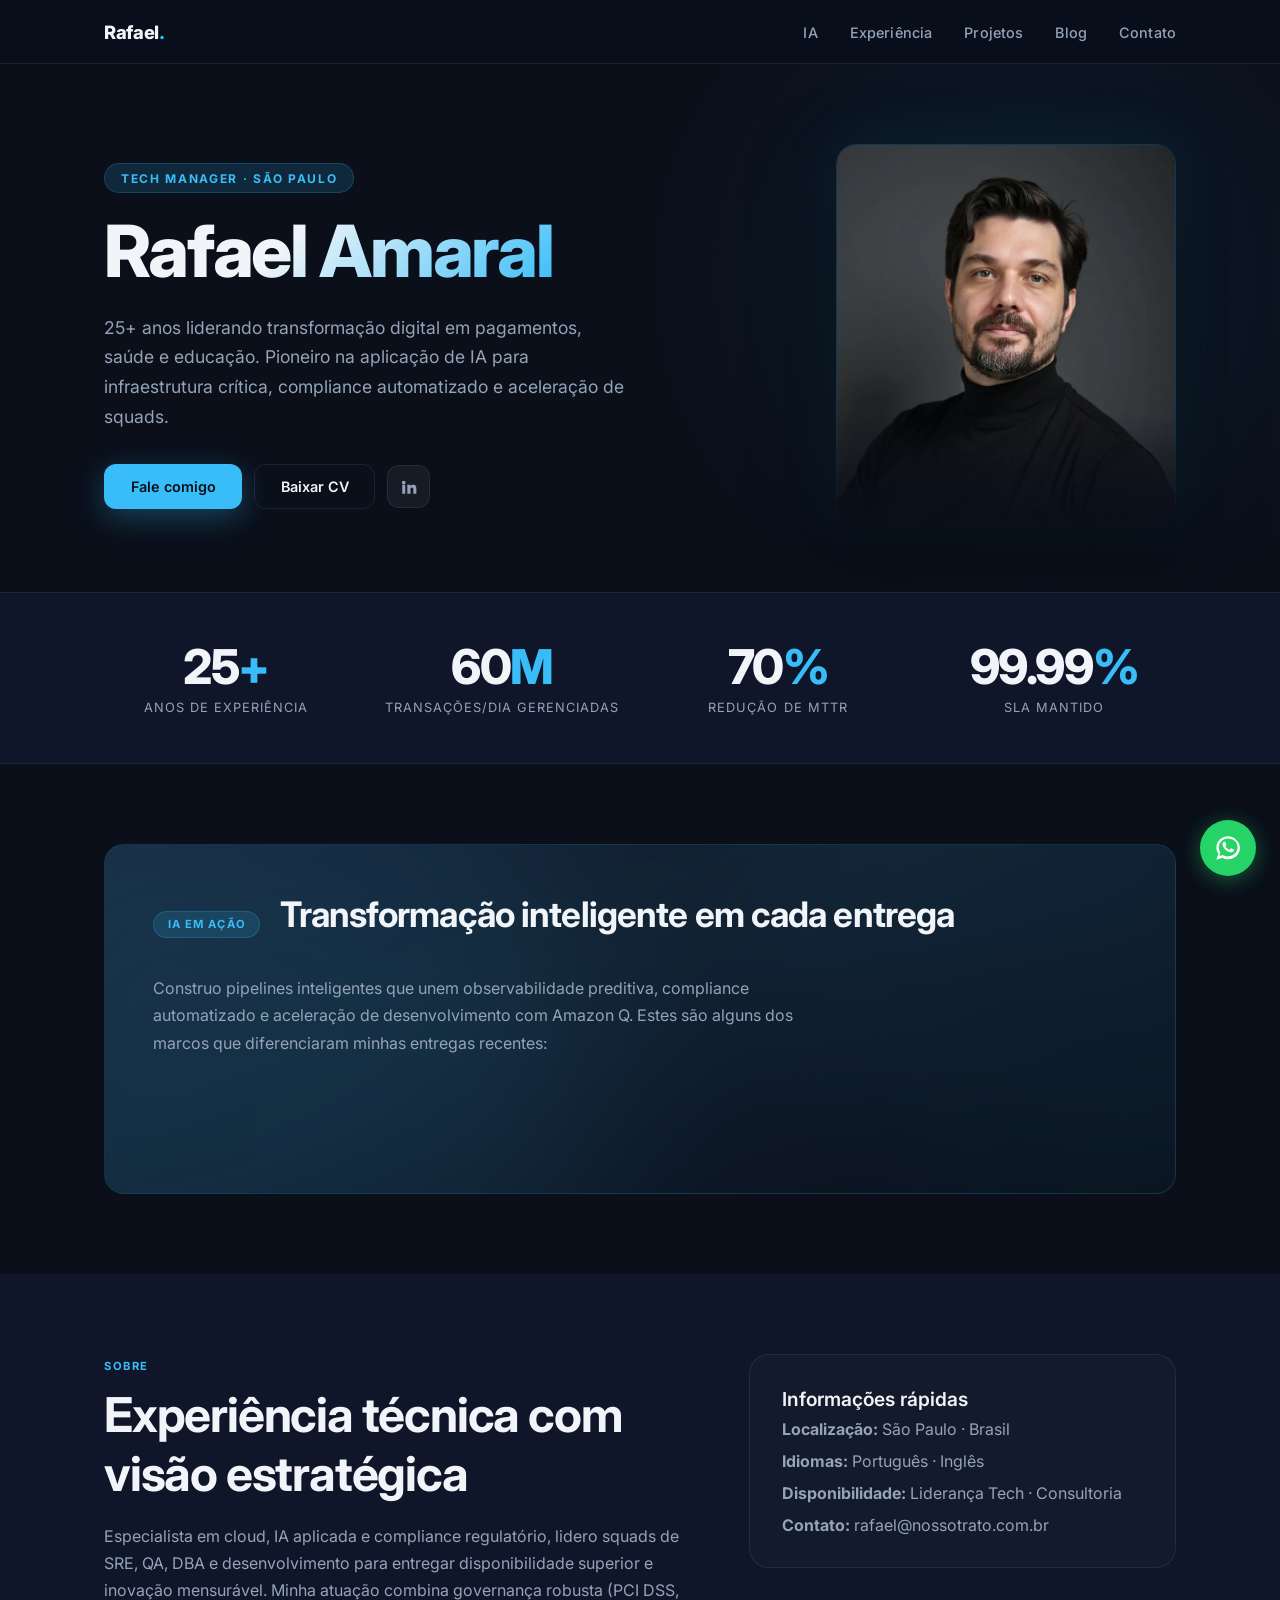
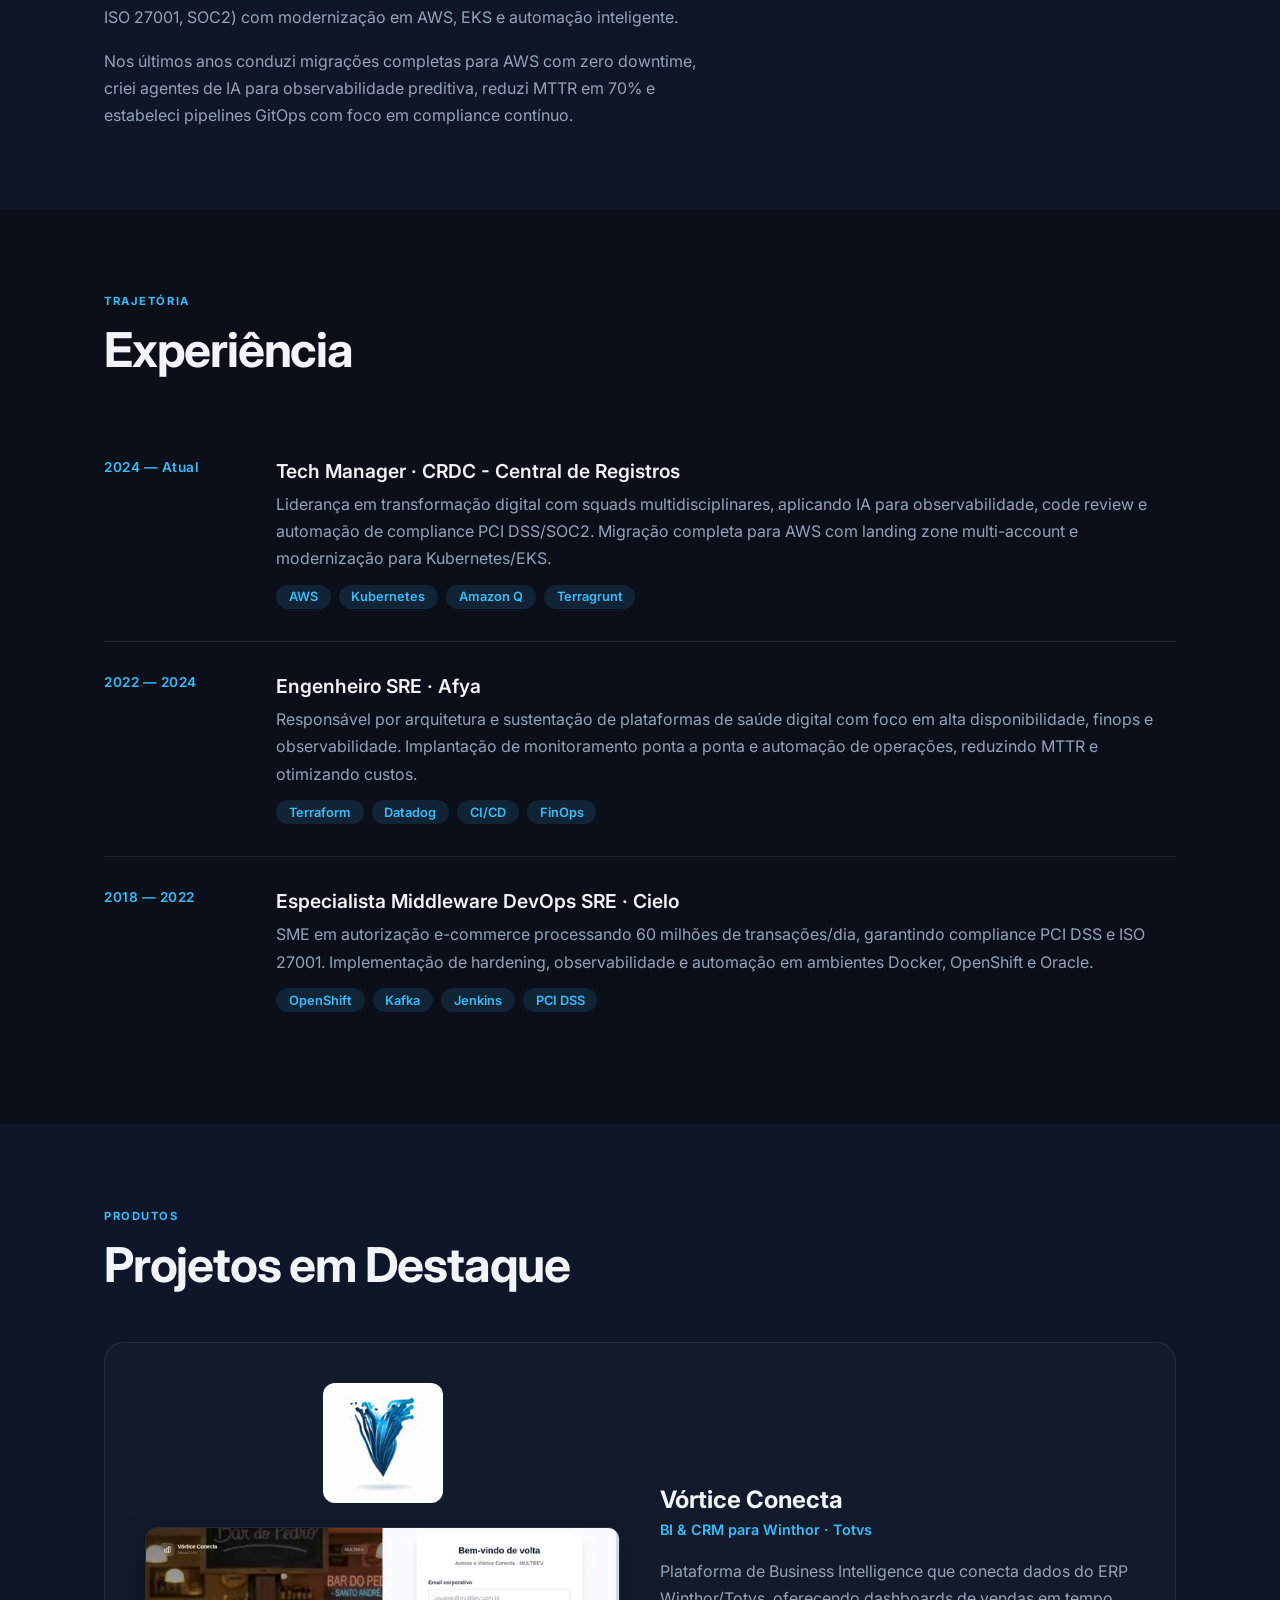
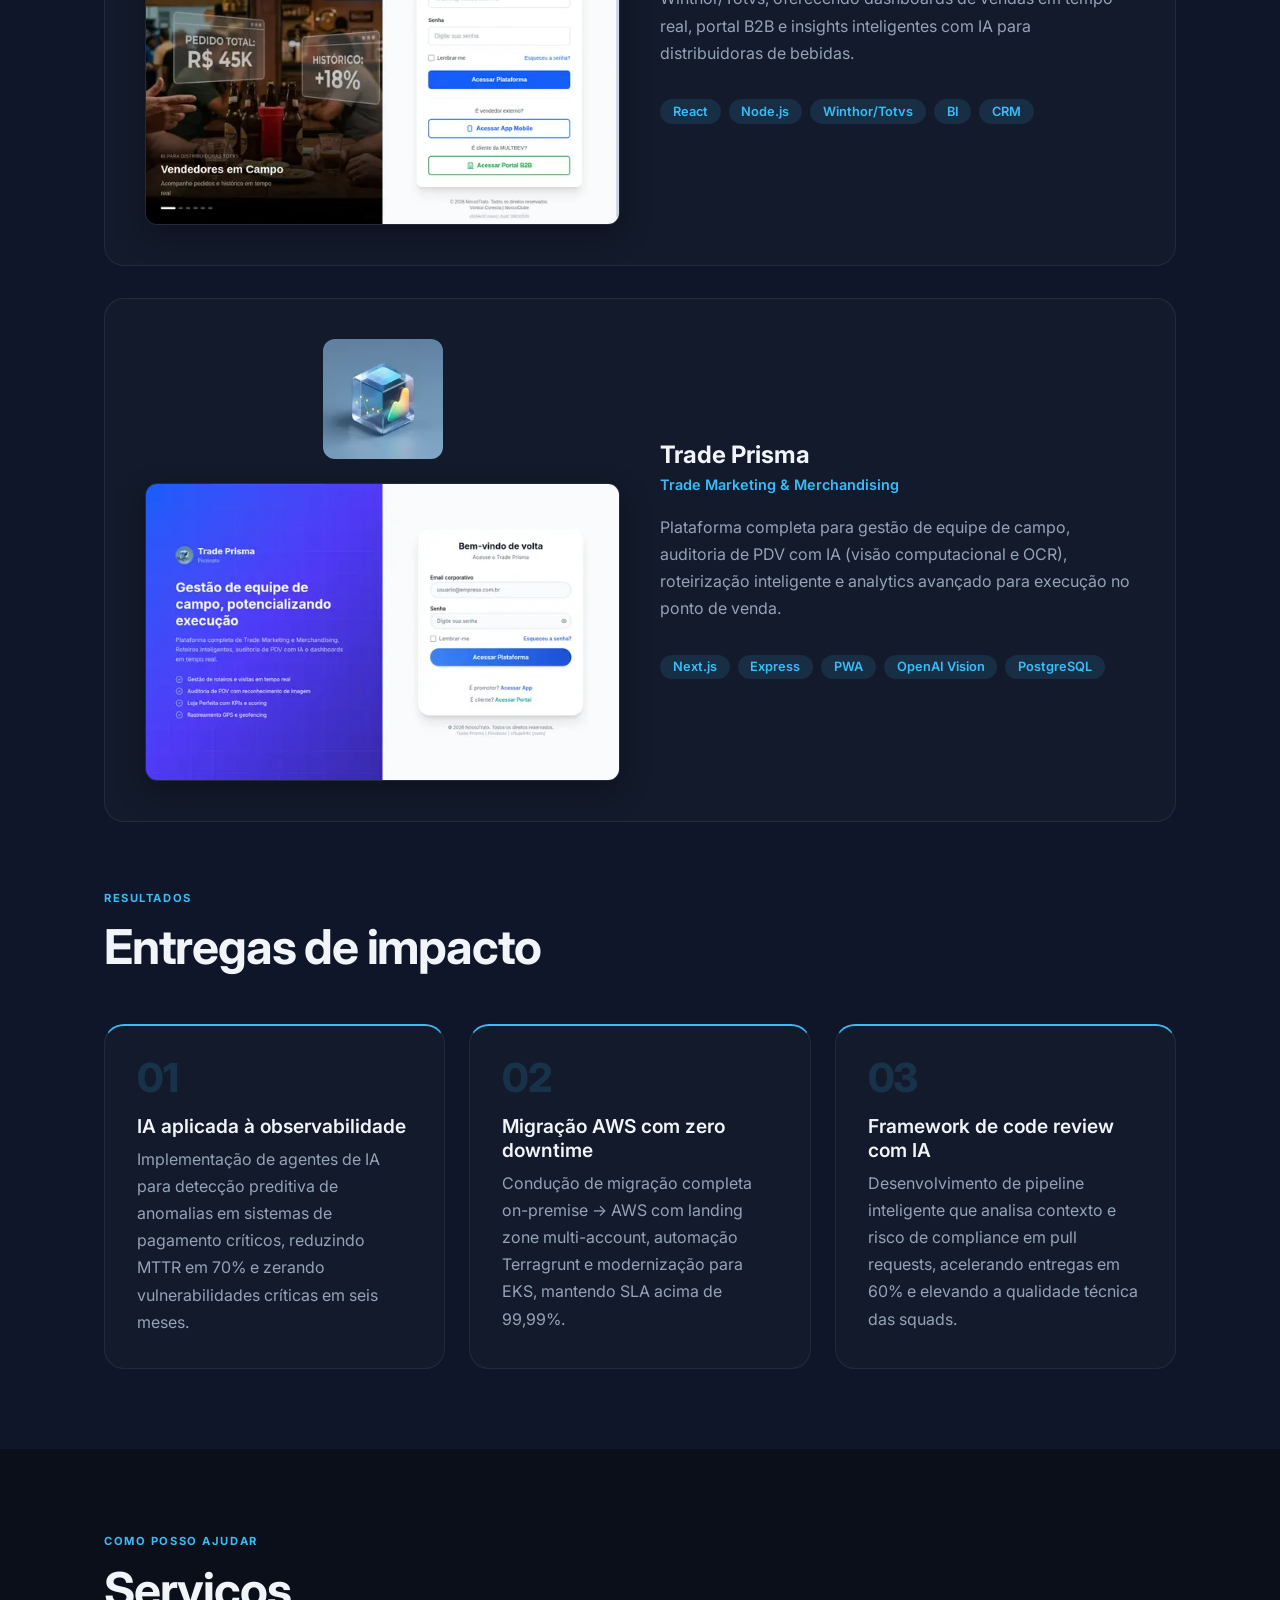
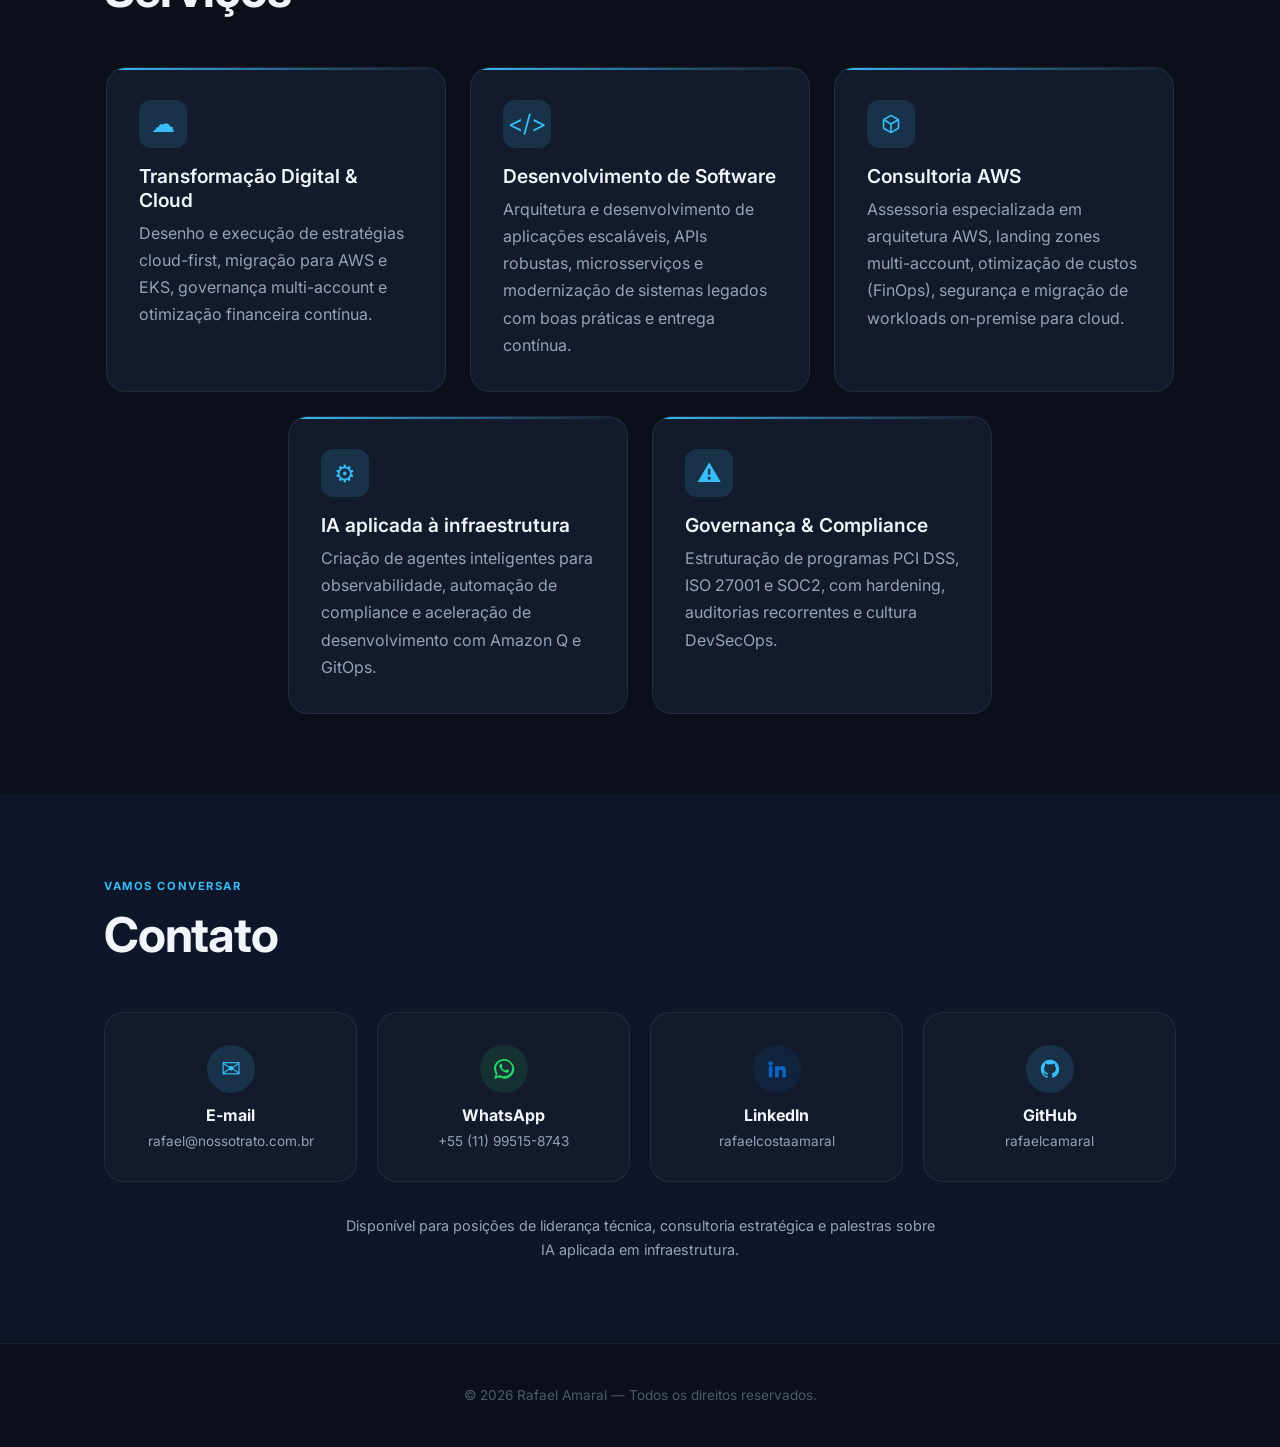
<file: index.html>
<!DOCTYPE html>
<html lang="pt-BR">
  <head>
    <meta charset="utf-8" />
    <meta name="viewport" content="width=device-width,initial-scale=1" />
    <title>Rafael Amaral — Tech Manager · IA & Cloud</title>
    <meta
      name="description"
      content="Rafael Amaral — Tech Manager com 25+ anos liderando transformação digital, IA aplicada à infraestrutura, cloud e compliance crítico."
    />
    <meta property="og:type" content="website" />
    <meta property="og:title" content="Rafael Amaral — Tech Manager · IA & Cloud" />
    <meta
      property="og:description"
      content="Tech Manager com 25+ anos liderando transformação digital em pagamentos, saúde e educação. Pioneiro em IA para infraestrutura crítica."
    />
    <meta property="og:url" content="https://decomposeai.tech/" />
    <meta property="og:locale" content="pt_BR" />
    <meta property="og:image" content="https://decomposeai.tech/assets/rafael-amaral.jpg" />
    <link rel="icon" type="image/svg+xml" href="assets/favicon.svg" />
    <link rel="preconnect" href="https://fonts.googleapis.com" />
    <link rel="preconnect" href="https://fonts.gstatic.com" crossorigin />
    <link
      href="https://fonts.googleapis.com/css2?family=Inter:wght@400;500;600;700;800&display=swap"
      rel="stylesheet"
    />
    <link rel="stylesheet" href="assets/styles.css" />
  </head>
  <body>
    <!-- ─── Nav ──────────────────────────────── -->
    <nav class="site-nav">
      <div class="container nav-inner">
        <a class="brand" href="#inicio">Rafael<span>.</span></a>
        <button id="menuToggle" class="menu-toggle" aria-expanded="false">
          <span class="sr-only">Abrir menu</span>
          &#9776;
        </button>
        <ul class="nav-links" id="navLinks">
          <li><a href="#ia">IA</a></li>
          <li><a href="#experiencia">Experiência</a></li>
          <li><a href="#projetos">Projetos</a></li>
          <li><a href="/blog/">Blog</a></li>
          <li><a href="#contato">Contato</a></li>
        </ul>
      </div>
    </nav>

    <!-- ─── Hero ─────────────────────────────── -->
    <header class="hero" id="inicio">
      <div class="container">
        <div class="hero-grid">
          <div class="hero-text">
            <span class="hero-kicker">Tech Manager · São Paulo</span>
            <h1>
              <span class="gradient-name">Rafael Amaral</span>
            </h1>
            <p class="hero-desc">
              25+ anos liderando transformação digital em pagamentos, saúde e
              educação. Pioneiro na aplicação de IA para infraestrutura crítica,
              compliance automatizado e aceleração de squads.
            </p>
            <div class="hero-actions">
              <a class="btn primary" href="#contato">Fale comigo</a>
              <a
                class="btn secondary"
                href="docs/Curriculo.pdf"
                target="_blank"
                rel="noopener"
              >
                Baixar CV
              </a>
              <a
                class="btn icon-btn"
                href="https://linkedin.com/in/rafaelcostaamaral"
                target="_blank"
                rel="noopener"
                aria-label="LinkedIn"
              >
                <svg width="18" height="18" viewBox="0 0 24 24" fill="currentColor">
                  <path d="M4.98 3.5a2.49 2.49 0 1 1 0 4.98 2.49 2.49 0 0 1 0-4.98ZM3 9h3.96v12H3V9Zm6.75 0H14v1.71h.06c.48-.9 1.66-1.86 3.42-1.86 3.66 0 4.34 2.41 4.34 5.54V21H17.8v-5.36c0-1.28-.03-2.93-1.79-2.93-1.79 0-2.07 1.4-2.07 2.84V21H9.75V9Z" />
                </svg>
              </a>
            </div>
          </div>
          <figure class="hero-photo">
            <picture>
              <source srcset="assets/rafael-amaral.webp" type="image/webp" />
              <img
                src="assets/rafael-amaral.jpg"
                alt="Rafael Amaral — Tech Manager"
                width="380"
                height="380"
                loading="eager"
                decoding="async"
              />
            </picture>
          </figure>
        </div>
      </div>
    </header>

    <!-- ─── Stats ────────────────────────────── -->
    <section class="stats-bar">
      <div class="container">
        <div class="stats-grid">
          <div class="stat-item">
            <span class="stat-number">25<span class="accent">+</span></span>
            <span class="stat-label">Anos de experiência</span>
          </div>
          <div class="stat-item">
            <span class="stat-number">60<span class="accent">M</span></span>
            <span class="stat-label">Transações/dia gerenciadas</span>
          </div>
          <div class="stat-item">
            <span class="stat-number">70<span class="accent">%</span></span>
            <span class="stat-label">Redução de MTTR</span>
          </div>
          <div class="stat-item">
            <span class="stat-number">99.99<span class="accent">%</span></span>
            <span class="stat-label">SLA mantido</span>
          </div>
        </div>
      </div>
    </section>

    <main>
      <!-- ─── IA em ação ─────────────────────── -->
      <section class="section" id="ia">
        <div class="container">
          <div class="ai-highlight">
            <div class="ai-header">
              <span class="badge">IA em ação</span>
              <h2>Transformação inteligente em cada entrega</h2>
            </div>
            <p>
              Construo pipelines inteligentes que unem observabilidade preditiva,
              compliance automatizado e aceleração de desenvolvimento com Amazon
              Q. Estes são alguns dos marcos que diferenciaram minhas entregas
              recentes:
            </p>
            <div class="ai-rotator" aria-hidden="true">
              <span class="rotator-item">
                Amazon Q integrado a VS Code e IntelliJ elevando produtividade em
                60%.
              </span>
              <span class="rotator-item">
                Agentes de IA monitorando anomalias em tempo real e reduzindo MTTR
                em 70%.
              </span>
              <span class="rotator-item">
                Framework de code review com IA garantindo compliance contínuo em
                PCI DSS e SOC2.
              </span>
            </div>
            <ul class="sr-only">
              <li>Amazon Q integrado a VS Code e IntelliJ elevando produtividade em 60%.</li>
              <li>Agentes de IA monitorando anomalias em tempo real e reduzindo MTTR em 70%.</li>
              <li>Framework de code review com IA garantindo compliance contínuo em PCI DSS e SOC2.</li>
            </ul>
          </div>
        </div>
      </section>

      <!-- ─── Sobre ──────────────────────────── -->
      <section class="section alt" id="sobre">
        <div class="container">
          <div class="about-grid">
            <div>
              <span class="section-label">Sobre</span>
              <h2>Experiência técnica com visão estratégica</h2>
              <p>
                Especialista em cloud, IA aplicada e compliance regulatório, lidero
                squads de SRE, QA, DBA e desenvolvimento para entregar
                disponibilidade superior e inovação mensurável. Minha atuação
                combina governança robusta (PCI DSS, ISO 27001, SOC2) com
                modernização em AWS, EKS e automação inteligente.
              </p>
              <p>
                Nos últimos anos conduzi migrações completas para AWS com zero
                downtime, criei agentes de IA para observabilidade preditiva,
                reduzi MTTR em 70% e estabeleci pipelines GitOps com foco em
                compliance contínuo.
              </p>
            </div>
            <div class="card">
              <h3>Informações rápidas</h3>
              <ul>
                <li><strong>Localização:</strong> São Paulo · Brasil</li>
                <li><strong>Idiomas:</strong> Português · Inglês</li>
                <li><strong>Disponibilidade:</strong> Liderança Tech · Consultoria</li>
                <li><strong>Contato:</strong> rafael@nossotrato.com.br</li>
              </ul>
            </div>
          </div>
        </div>
      </section>

      <!-- ─── Experiência ────────────────────── -->
      <section class="section" id="experiencia">
        <div class="container">
          <div class="section-header">
            <span class="section-label">Trajetória</span>
            <h2>Experiência</h2>
          </div>
          <article class="timeline-item">
            <span class="timeline-date">2024 — Atual</span>
            <div>
              <h3>Tech Manager · CRDC - Central de Registros</h3>
              <p>
                Liderança em transformação digital com squads multidisciplinares,
                aplicando IA para observabilidade, code review e automação de
                compliance PCI DSS/SOC2. Migração completa para AWS com landing
                zone multi-account e modernização para Kubernetes/EKS.
              </p>
              <ul class="pill-list">
                <li>AWS</li>
                <li>Kubernetes</li>
                <li>Amazon Q</li>
                <li>Terragrunt</li>
              </ul>
            </div>
          </article>
          <article class="timeline-item">
            <span class="timeline-date">2022 — 2024</span>
            <div>
              <h3>Engenheiro SRE · Afya</h3>
              <p>
                Responsável por arquitetura e sustentação de plataformas de saúde
                digital com foco em alta disponibilidade, finops e observabilidade.
                Implantação de monitoramento ponta a ponta e automação de
                operações, reduzindo MTTR e otimizando custos.
              </p>
              <ul class="pill-list">
                <li>Terraform</li>
                <li>Datadog</li>
                <li>CI/CD</li>
                <li>FinOps</li>
              </ul>
            </div>
          </article>
          <article class="timeline-item">
            <span class="timeline-date">2018 — 2022</span>
            <div>
              <h3>Especialista Middleware DevOps SRE · Cielo</h3>
              <p>
                SME em autorização e-commerce processando 60 milhões de
                transações/dia, garantindo compliance PCI DSS e ISO 27001.
                Implementação de hardening, observabilidade e automação em
                ambientes Docker, OpenShift e Oracle.
              </p>
              <ul class="pill-list">
                <li>OpenShift</li>
                <li>Kafka</li>
                <li>Jenkins</li>
                <li>PCI DSS</li>
              </ul>
            </div>
          </article>
        </div>
      </section>

      <!-- ─── Produtos ─────────────────────────── -->
      <section class="section alt" id="projetos">
        <div class="container">
          <div class="section-header">
            <span class="section-label">Produtos</span>
            <h2>Projetos em Destaque</h2>
          </div>

          <div class="product-showcase">
            <article class="product-card">
              <div class="product-visual">
                <img
                  src="assets/vortice-logo.gif"
                  alt="Logo animado Vórtice Conecta"
                  class="product-logo"
                  width="120"
                  height="120"
                  loading="lazy"
                />
                <img
                  src="assets/vortice-preview.webp"
                  alt="Screenshot da tela do Vórtice Conecta"
                  class="product-preview"
                  width="560"
                  loading="lazy"
                />
              </div>
              <div class="product-info">
                <h3>Vórtice Conecta</h3>
                <p class="product-subtitle">BI & CRM para Winthor · Totvs</p>
                <p>
                  Plataforma de Business Intelligence que conecta dados do ERP
                  Winthor/Totvs, oferecendo dashboards de vendas em tempo real,
                  portal B2B e insights inteligentes com IA para distribuidoras
                  de bebidas.
                </p>
                <ul class="pill-list">
                  <li>React</li>
                  <li>Node.js</li>
                  <li>Winthor/Totvs</li>
                  <li>BI</li>
                  <li>CRM</li>
                </ul>
              </div>
            </article>

            <article class="product-card">
              <div class="product-visual">
                <img
                  src="assets/prisma-logo.webp"
                  alt="Logo Trade Prisma"
                  class="product-logo"
                  width="120"
                  height="120"
                  loading="lazy"
                />
                <img
                  src="assets/prisma-preview.webp"
                  alt="Screenshot da tela do Trade Prisma"
                  class="product-preview"
                  width="560"
                  loading="lazy"
                />
              </div>
              <div class="product-info">
                <h3>Trade Prisma</h3>
                <p class="product-subtitle">Trade Marketing & Merchandising</p>
                <p>
                  Plataforma completa para gestão de equipe de campo, auditoria
                  de PDV com IA (visão computacional e OCR), roteirização
                  inteligente e analytics avançado para execução no ponto de
                  venda.
                </p>
                <ul class="pill-list">
                  <li>Next.js</li>
                  <li>Express</li>
                  <li>PWA</li>
                  <li>OpenAI Vision</li>
                  <li>PostgreSQL</li>
                </ul>
              </div>
            </article>
          </div>

          <div class="section-header" style="margin-top: 4rem;">
            <span class="section-label">Resultados</span>
            <h2>Entregas de impacto</h2>
          </div>
          <div class="cards-grid">
            <article class="card card-accent">
              <div class="card-number">01</div>
              <h3>IA aplicada à observabilidade</h3>
              <p>
                Implementação de agentes de IA para detecção preditiva de anomalias
                em sistemas de pagamento críticos, reduzindo MTTR em 70% e zerando
                vulnerabilidades críticas em seis meses.
              </p>
            </article>
            <article class="card card-accent">
              <div class="card-number">02</div>
              <h3>Migração AWS com zero downtime</h3>
              <p>
                Condução de migração completa on-premise → AWS com landing zone
                multi-account, automação Terragrunt e modernização para EKS,
                mantendo SLA acima de 99,99%.
              </p>
            </article>
            <article class="card card-accent">
              <div class="card-number">03</div>
              <h3>Framework de code review com IA</h3>
              <p>
                Desenvolvimento de pipeline inteligente que analisa contexto e
                risco de compliance em pull requests, acelerando entregas em 60% e
                elevando a qualidade técnica das squads.
              </p>
            </article>
          </div>
        </div>
      </section>

      <!-- ─── Serviços ───────────────────────── -->
      <section class="section" id="servicos">
        <div class="container">
          <div class="section-header">
            <span class="section-label">Como posso ajudar</span>
            <h2>Serviços</h2>
          </div>
          <div class="services-grid">
            <article class="service-card">
              <div class="service-icon">&#9729;</div>
              <h3>Transformação Digital & Cloud</h3>
              <p>
                Desenho e execução de estratégias cloud-first, migração para AWS e
                EKS, governança multi-account e otimização financeira contínua.
              </p>
            </article>
            <article class="service-card">
              <div class="service-icon">&#60;/&#62;</div>
              <h3>Desenvolvimento de Software</h3>
              <p>
                Arquitetura e desenvolvimento de aplicações escaláveis, APIs
                robustas, microsserviços e modernização de sistemas legados com
                boas práticas e entrega contínua.
              </p>
            </article>
            <article class="service-card">
              <div class="service-icon">
                <svg width="20" height="20" viewBox="0 0 24 24" fill="none" stroke="currentColor" stroke-width="2" stroke-linecap="round" stroke-linejoin="round"><path d="M21 16V8a2 2 0 0 0-1-1.73l-7-4a2 2 0 0 0-2 0l-7 4A2 2 0 0 0 3 8v8a2 2 0 0 0 1 1.73l7 4a2 2 0 0 0 2 0l7-4A2 2 0 0 0 21 16z"/><polyline points="3.27 6.96 12 12.01 20.73 6.96"/><line x1="12" y1="22.08" x2="12" y2="12"/></svg>
              </div>
              <h3>Consultoria AWS</h3>
              <p>
                Assessoria especializada em arquitetura AWS, landing zones
                multi-account, otimização de custos (FinOps), segurança e
                migração de workloads on-premise para cloud.
              </p>
            </article>
            <article class="service-card">
              <div class="service-icon">&#9881;</div>
              <h3>IA aplicada à infraestrutura</h3>
              <p>
                Criação de agentes inteligentes para observabilidade, automação de
                compliance e aceleração de desenvolvimento com Amazon Q e GitOps.
              </p>
            </article>
            <article class="service-card">
              <div class="service-icon">&#9888;</div>
              <h3>Governança & Compliance</h3>
              <p>
                Estruturação de programas PCI DSS, ISO 27001 e SOC2, com
                hardening, auditorias recorrentes e cultura DevSecOps.
              </p>
            </article>
          </div>
        </div>
      </section>

      <!-- ─── Contato ────────────────────────── -->
      <section class="section alt" id="contato">
        <div class="container">
          <div class="section-header">
            <span class="section-label">Vamos conversar</span>
            <h2>Contato</h2>
          </div>
          <div class="contact-channels">
            <a class="contact-card" href="mailto:rafael@nossotrato.com.br">
              <span class="contact-card-icon">&#9993;</span>
              <strong>E-mail</strong>
              <span>rafael@nossotrato.com.br</span>
            </a>
            <a
              class="contact-card"
              href="https://wa.me/5511995158743?text=Ol%C3%A1%2C%20Rafael!%20Encontrei%20seu%20portf%C3%B3lio."
              target="_blank"
              rel="noopener"
            >
              <span class="contact-card-icon whatsapp-icon">
                <svg width="24" height="24" viewBox="0 0 24 24" fill="currentColor"><path d="M12.04 2c-5.52 0-10 4.3-10 9.6 0 1.9.6 3.69 1.69 5.27L2 22l5.25-1.64c1.55.85 3.3 1.3 4.99 1.3h.01c5.51 0 10-4.3 10-9.6 0-2.56-1.05-4.97-2.97-6.76C17.37 2.92 14.78 2 12.04 2Zm-.01 17.24h-.01c-1.43 0-2.84-.38-4.07-1.1l-.29-.17-3.12.97.95-3.01-.18-.3a7.75 7.75 0 0 1-1.19-4.16c0-4.24 3.6-7.69 8.03-7.69 2.15 0 4.17.79 5.69 2.22 1.52 1.43 2.35 3.33 2.35 5.36 0 4.25-3.6 7.68-8.06 7.68Zm4.48-6.17c-.24-.12-1.43-.71-1.65-.79-.22-.08-.38-.12-.54.12-.16.24-.62.79-.76.95-.14.16-.28.18-.52.06-.24-.12-1-.37-1.9-1.18-.7-.62-1.17-1.38-1.31-1.61-.14-.24-.01-.37.11-.49.12-.12.24-.28.36-.42.12-.14.16-.24.24-.4.08-.16.04-.3-.02-.42-.06-.12-.54-1.29-.74-1.76-.2-.48-.4-.41-.54-.42-.14 0-.3-.01-.46-.01s-.42.06-.64.3c-.22.24-.84.82-.84 2s.86 2.32.98 2.48c.12.16 1.68 2.66 4.17 3.64.58.23 1.03.37 1.38.47.58.18 1.11.15 1.53.09.47-.07 1.43-.58 1.63-1.13.2-.55.2-1.02.14-1.12-.06-.1-.22-.16-.46-.28Z"/></svg>
              </span>
              <strong>WhatsApp</strong>
              <span>+55 (11) 99515-8743</span>
            </a>
            <a
              class="contact-card"
              href="https://linkedin.com/in/rafaelcostaamaral"
              target="_blank"
              rel="noopener"
            >
              <span class="contact-card-icon linkedin-icon">
                <svg width="22" height="22" viewBox="0 0 24 24" fill="currentColor"><path d="M4.98 3.5a2.49 2.49 0 1 1 0 4.98 2.49 2.49 0 0 1 0-4.98ZM3 9h3.96v12H3V9Zm6.75 0H14v1.71h.06c.48-.9 1.66-1.86 3.42-1.86 3.66 0 4.34 2.41 4.34 5.54V21H17.8v-5.36c0-1.28-.03-2.93-1.79-2.93-1.79 0-2.07 1.4-2.07 2.84V21H9.75V9Z"/></svg>
              </span>
              <strong>LinkedIn</strong>
              <span>rafaelcostaamaral</span>
            </a>
            <a
              class="contact-card"
              href="https://github.com/rafaelcamaral"
              target="_blank"
              rel="noopener"
            >
              <span class="contact-card-icon">
                <svg width="22" height="22" viewBox="0 0 24 24" fill="currentColor"><path d="M12 2C6.477 2 2 6.484 2 12.017c0 4.425 2.865 8.18 6.839 9.504.5.092.682-.217.682-.483 0-.237-.008-.868-.013-1.703-2.782.605-3.369-1.343-3.369-1.343-.454-1.158-1.11-1.466-1.11-1.466-.908-.62.069-.608.069-.608 1.003.07 1.531 1.032 1.531 1.032.892 1.53 2.341 1.088 2.91.832.092-.647.35-1.088.636-1.338-2.22-.253-4.555-1.113-4.555-4.951 0-1.093.39-1.988 1.029-2.688-.103-.253-.446-1.272.098-2.65 0 0 .84-.27 2.75 1.026A9.564 9.564 0 0 1 12 6.844a9.59 9.59 0 0 1 2.504.337c1.909-1.296 2.747-1.027 2.747-1.027.546 1.379.202 2.398.1 2.651.64.7 1.028 1.595 1.028 2.688 0 3.848-2.339 4.695-4.566 4.943.359.309.678.92.678 1.855 0 1.338-.012 2.419-.012 2.747 0 .268.18.58.688.482A10.02 10.02 0 0 0 22 12.017C22 6.484 17.522 2 12 2Z"/></svg>
              </span>
              <strong>GitHub</strong>
              <span>rafaelcamaral</span>
            </a>
          </div>
          <p class="contact-availability">
            Disponível para posições de liderança técnica, consultoria
            estratégica e palestras sobre IA aplicada em infraestrutura.
          </p>
        </div>
      </section>
    </main>

    <footer class="footer">
      <div class="container">
        <p>
          &copy;
          <span id="currentYear"></span>
          Rafael Amaral — Todos os direitos reservados.
        </p>
      </div>
    </footer>

    <!-- WhatsApp flutuante -->
    <a
      class="whatsapp-float"
      href="https://wa.me/5511995158743?text=Ol%C3%A1%2C%20Rafael!%20Encontrei%20seu%20portf%C3%B3lio."
      target="_blank"
      rel="noopener"
      aria-label="Conversar no WhatsApp"
    >
      <svg width="28" height="28" viewBox="0 0 24 24" fill="currentColor">
        <path d="M12.04 2c-5.52 0-10 4.3-10 9.6 0 1.9.6 3.69 1.69 5.27L2 22l5.25-1.64c1.55.85 3.3 1.3 4.99 1.3h.01c5.51 0 10-4.3 10-9.6 0-2.56-1.05-4.97-2.97-6.76C17.37 2.92 14.78 2 12.04 2Zm-.01 17.24h-.01c-1.43 0-2.84-.38-4.07-1.1l-.29-.17-3.12.97.95-3.01-.18-.3a7.75 7.75 0 0 1-1.19-4.16c0-4.24 3.6-7.69 8.03-7.69 2.15 0 4.17.79 5.69 2.22 1.52 1.43 2.35 3.33 2.35 5.36 0 4.25-3.6 7.68-8.06 7.68Zm4.48-6.17c-.24-.12-1.43-.71-1.65-.79-.22-.08-.38-.12-.54.12-.16.24-.62.79-.76.95-.14.16-.28.18-.52.06-.24-.12-1-.37-1.9-1.18-.7-.62-1.17-1.38-1.31-1.61-.14-.24-.01-.37.11-.49.12-.12.24-.28.36-.42.12-.14.16-.24.24-.4.08-.16.04-.3-.02-.42-.06-.12-.54-1.29-.74-1.76-.2-.48-.4-.41-.54-.42-.14 0-.3-.01-.46-.01s-.42.06-.64.3c-.22.24-.84.82-.84 2s.86 2.32.98 2.48c.12.16 1.68 2.66 4.17 3.64.58.23 1.03.37 1.38.47.58.18 1.11.15 1.53.09.47-.07 1.43-.58 1.63-1.13.2-.55.2-1.02.14-1.12-.06-.1-.22-.16-.46-.28Z" />
      </svg>
    </a>

    <script>
      document.getElementById("menuToggle").addEventListener("click", function () {
        const expanded = this.getAttribute("aria-expanded") === "true";
        this.setAttribute("aria-expanded", String(!expanded));
        document.getElementById("navLinks").classList.toggle("open");
      });
      document.getElementById("currentYear").textContent = new Date().getFullYear();
    </script>
  </body>
</html>
</file>
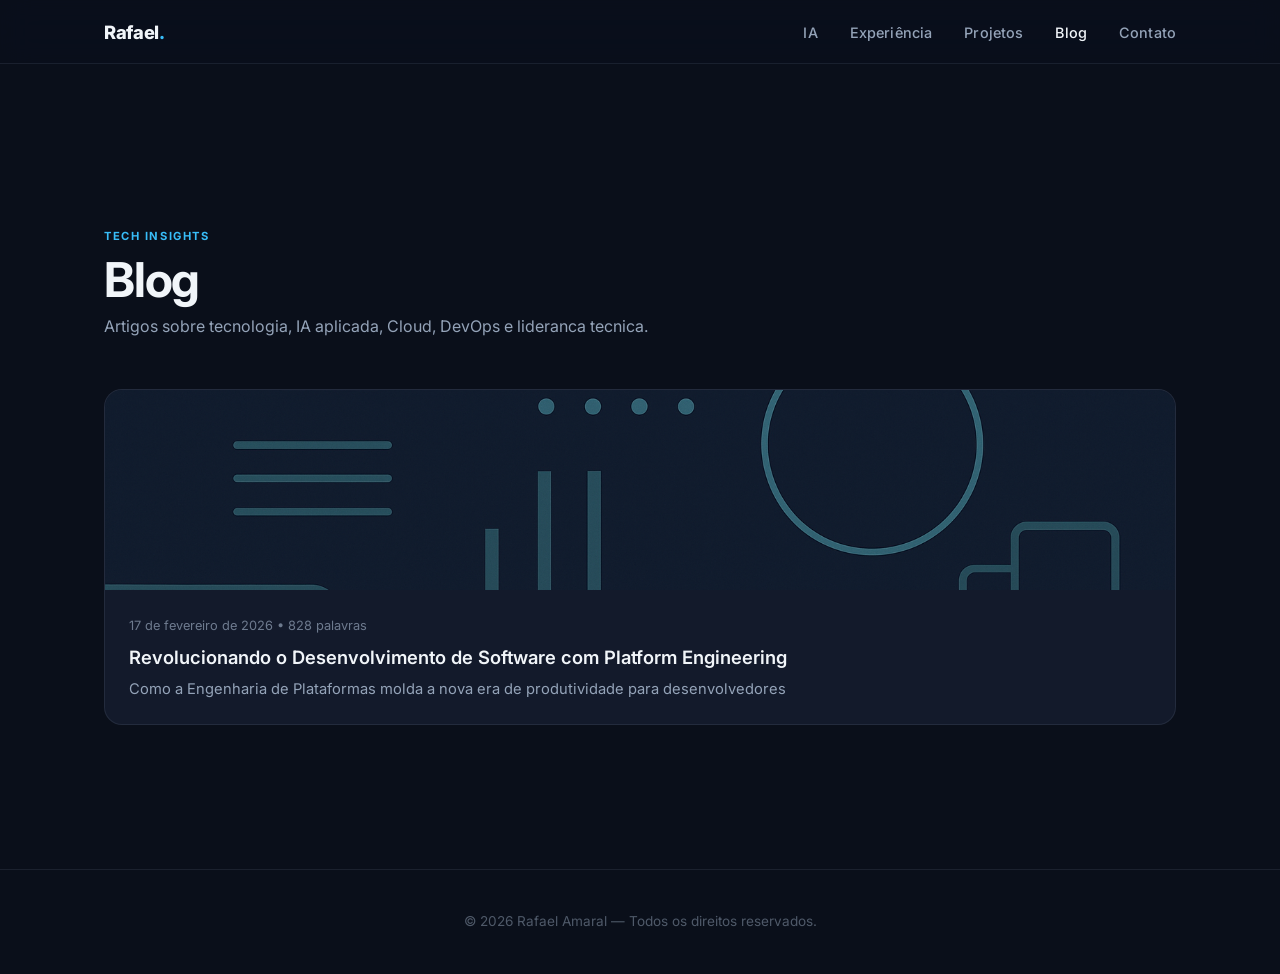
<file: blog/index.html>
<!DOCTYPE html>
<html lang="pt-BR">
  <head>
    <meta charset="utf-8" />
    <meta name="viewport" content="width=device-width,initial-scale=1" />
    <title>Blog — Rafael Amaral | DecomposeAI</title>
    <meta
      name="description"
      content="Artigos sobre tecnologia, IA aplicada, Cloud, DevOps e lideranca tecnica por Rafael Amaral."
    />
    <meta property="og:type" content="website" />
    <meta property="og:title" content="Blog — Rafael Amaral" />
    <meta property="og:description" content="Tech insights sobre IA, Cloud, DevOps e lideranca tecnica." />
    <meta property="og:url" content="https://decomposeai.tech/blog/" />
    <meta property="og:locale" content="pt_BR" />
    <link rel="icon" type="image/svg+xml" href="../assets/favicon.svg" />
    <link rel="preconnect" href="https://fonts.googleapis.com" />
    <link rel="preconnect" href="https://fonts.gstatic.com" crossorigin />
    <link
      href="https://fonts.googleapis.com/css2?family=Inter:wght@400;500;600;700;800&display=swap"
      rel="stylesheet"
    />
    <link rel="stylesheet" href="../assets/styles.css" />
    <style>
      .blog-header {
        padding: 5rem 0 1rem;
      }
      .blog-header h1 {
        font-size: clamp(2rem, 4.5vw, 3rem);
        font-weight: 700;
        letter-spacing: -0.025em;
        margin-bottom: 0.5rem;
      }
      .blog-header p {
        max-width: 600px;
      }
      .blog-header .section-label {
        display: inline-block;
        text-transform: uppercase;
        font-size: 0.7rem;
        font-weight: 700;
        letter-spacing: 0.14em;
        color: var(--accent);
        margin-bottom: 0.75rem;
      }
      .articles-grid {
        display: grid;
        gap: 2rem;
        grid-template-columns: repeat(auto-fit, minmax(300px, 1fr));
        padding: 2rem 0 4rem;
      }
      .article-card {
        background: var(--card);
        border: 1px solid var(--border);
        border-radius: 18px;
        overflow: hidden;
        transition: transform 0.25s ease, box-shadow 0.25s ease,
          border-color 0.25s ease;
        text-decoration: none;
        display: block;
      }
      .article-card:hover {
        transform: translateY(-6px);
        box-shadow: 0 30px 70px rgba(15, 23, 42, 0.28);
        border-color: rgba(56, 189, 248, 0.35);
      }
      .article-card img {
        width: 100%;
        height: 200px;
        object-fit: cover;
      }
      .article-thumb-placeholder {
        width: 100%;
        height: 200px;
        background: linear-gradient(
          135deg,
          rgba(56, 189, 248, 0.15),
          rgba(15, 23, 42, 0.8)
        );
        display: flex;
        align-items: center;
        justify-content: center;
        font-size: 2.5rem;
        opacity: 0.5;
      }
      .article-card .card-body {
        padding: 1.5rem;
      }
      .article-card h3 {
        color: var(--text);
        font-size: 1.15rem;
        margin-bottom: 0.5rem;
        line-height: 1.4;
      }
      .article-card .meta {
        font-size: 0.8rem;
        color: var(--text-muted);
        opacity: 0.7;
        margin-bottom: 0.75rem;
      }
      .article-card p {
        font-size: 0.92rem;
        line-height: 1.5;
      }
      .no-articles {
        text-align: center;
        padding: 4rem 0;
      }
      .no-articles p {
        font-size: 1.1rem;
      }
      .nav-links .active {
        color: var(--accent);
      }
    </style>
  </head>
  <body>
    <nav class="site-nav">
      <div class="container nav-inner">
        <a class="brand" href="/">Rafael<span>.</span></a>
        <button id="menuToggle" class="menu-toggle" aria-expanded="false">
          <span class="sr-only">Abrir menu</span>
          &#9776;
        </button>
        <ul class="nav-links" id="navLinks">
          <li><a href="/#ia">IA</a></li>
          <li><a href="/#experiencia">Experiência</a></li>
          <li><a href="/#projetos">Projetos</a></li>
          <li><a href="/blog/" class="active">Blog</a></li>
          <li><a href="/#contato">Contato</a></li>
        </ul>
      </div>
    </nav>

    <main>
      <section class="section">
        <div class="container">
          <div class="blog-header">
            <span class="section-label">Tech Insights</span>
            <h1>Blog</h1>
            <p>
              Artigos sobre tecnologia, IA aplicada, Cloud, DevOps e lideranca
              tecnica.
            </p>
          </div>
          <div class="articles-grid" id="articlesList">
            <!-- ARTICLES_START -->
            <a class="article-card" href="2026-02-17-revolucionando-o-desenvolvimento-de-software-com-platform-en.html"><img src="images/2026-02-17-revolucionando-o-desenvolvimento-de-software-com-platform-en.png" alt="Revolucionando o Desenvolvimento de Software com Platform Engineering" loading="lazy"><div class="card-body"><div class="meta">17 de fevereiro de 2026 &bull; 828 palavras</div><h3>Revolucionando o Desenvolvimento de Software com Platform Engineering</h3><p>Como a Engenharia de Plataformas molda a nova era de produtividade para desenvolvedores</p></div></a>
            <!-- ARTICLES_END -->
          </div>
          <div class="no-articles" id="noArticles" style="display:none">
            <p>Em breve, novos artigos serao publicados aqui.</p>
            <a class="btn primary" href="/" style="margin-top: 1.5rem; display: inline-flex">
              Voltar ao inicio
            </a>
          </div>
        </div>
      </section>
    </main>

    <footer class="footer">
      <div class="container">
        <p>
          &copy;
          <span id="currentYear"></span>
          Rafael Amaral — Todos os direitos reservados.
        </p>
      </div>
    </footer>

    <script>
      const navToggle = document.getElementById("menuToggle");
      const navLinks = document.getElementById("navLinks");
      navToggle.addEventListener("click", () => {
        const isOpened = navToggle.getAttribute("aria-expanded") === "true";
        navToggle.setAttribute("aria-expanded", String(!isOpened));
        navLinks.classList.toggle("open");
      });
      document.getElementById("currentYear").textContent =
        new Date().getFullYear();
      // Hide "no articles" if there are articles
      const grid = document.getElementById("articlesList");
      const noArt = document.getElementById("noArticles");
      if (grid && grid.children.length > 2) {
        noArt.style.display = "none";
      } else {
        // grid shown;
      }
    </script>
  </body>
</html>
</file>
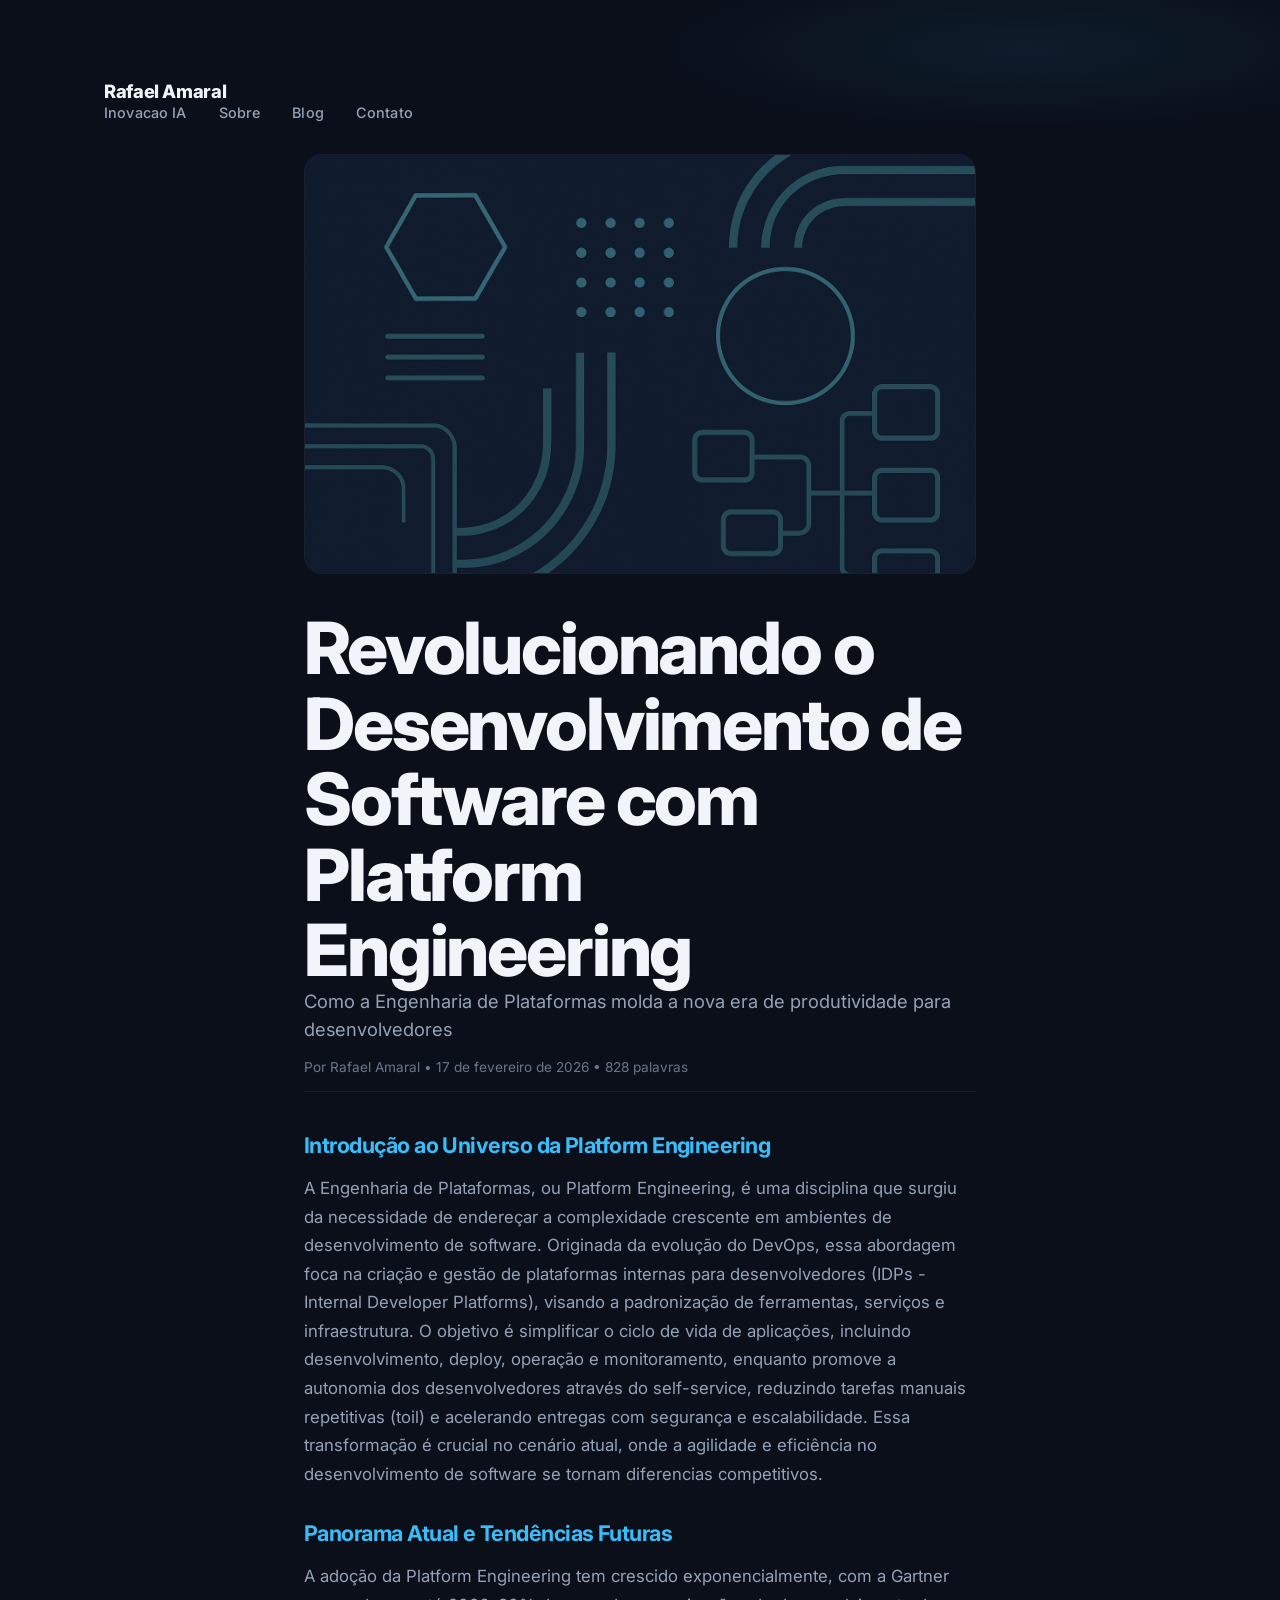
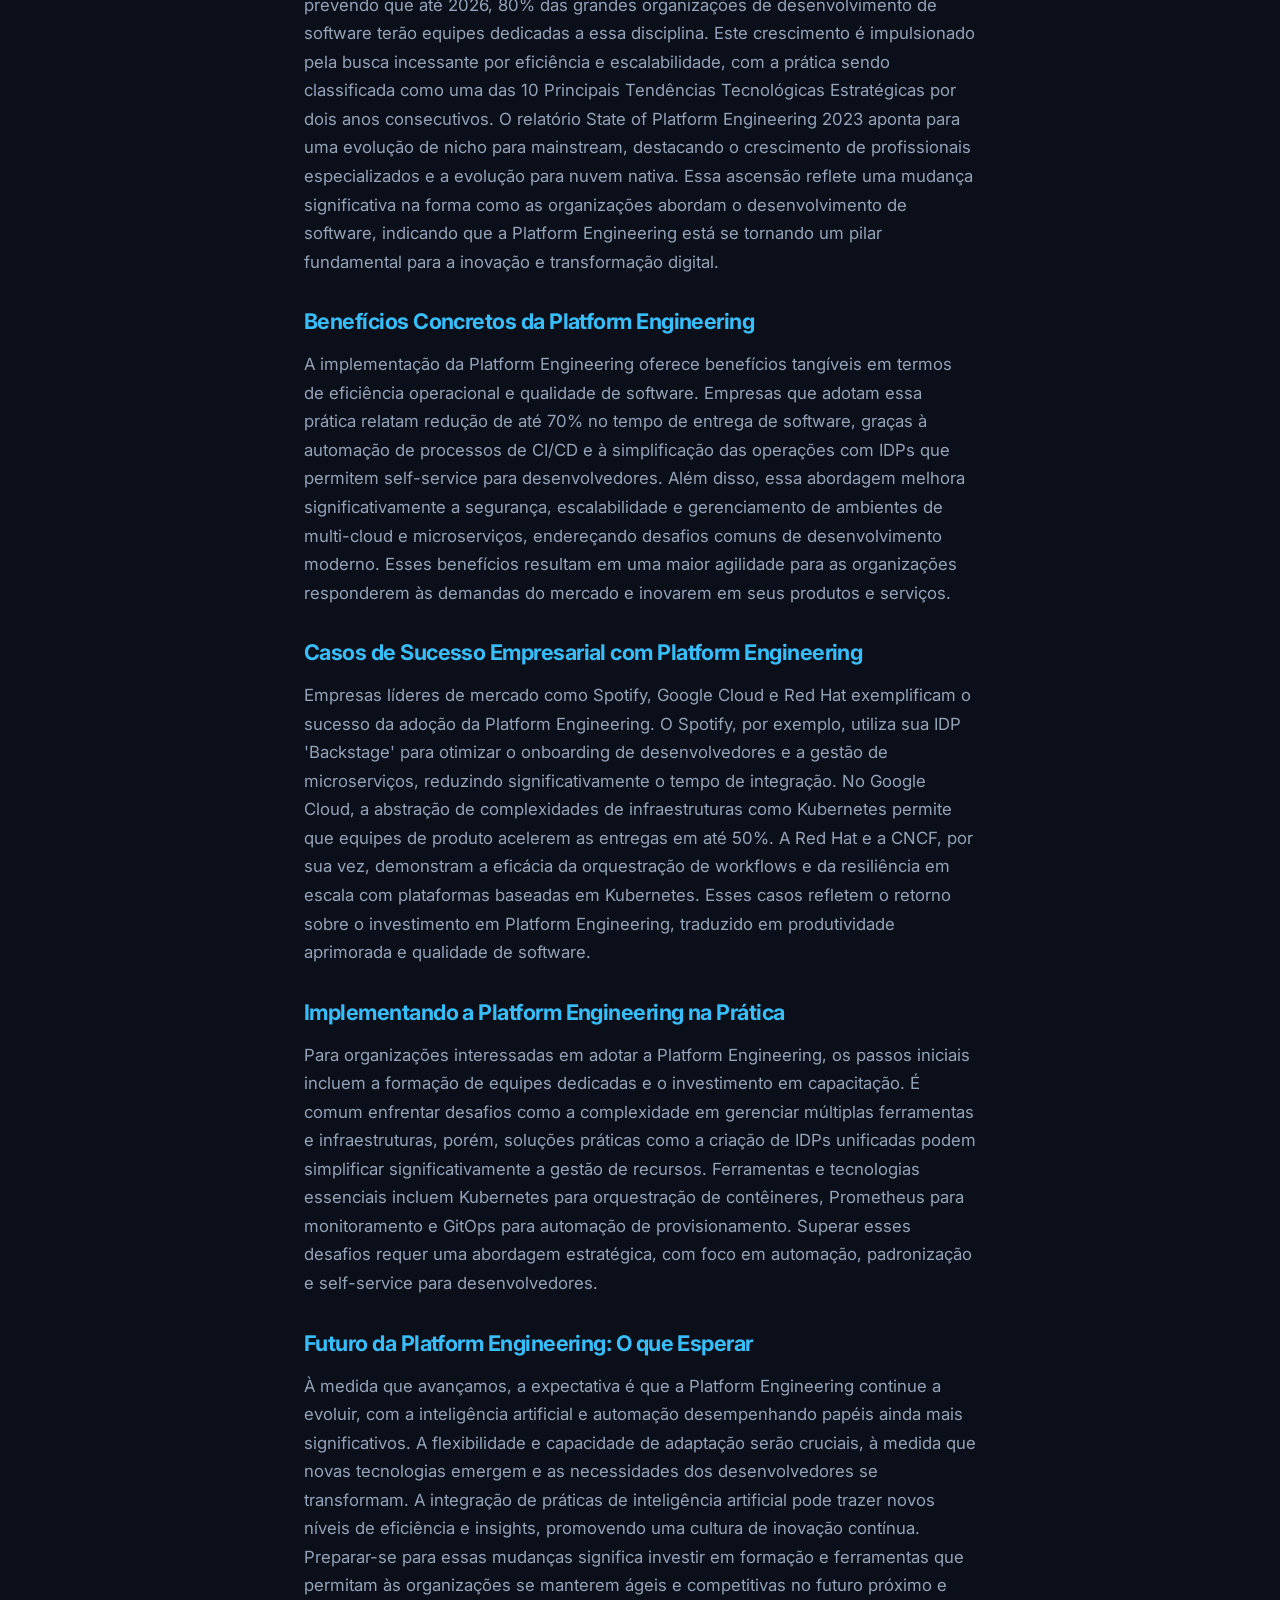
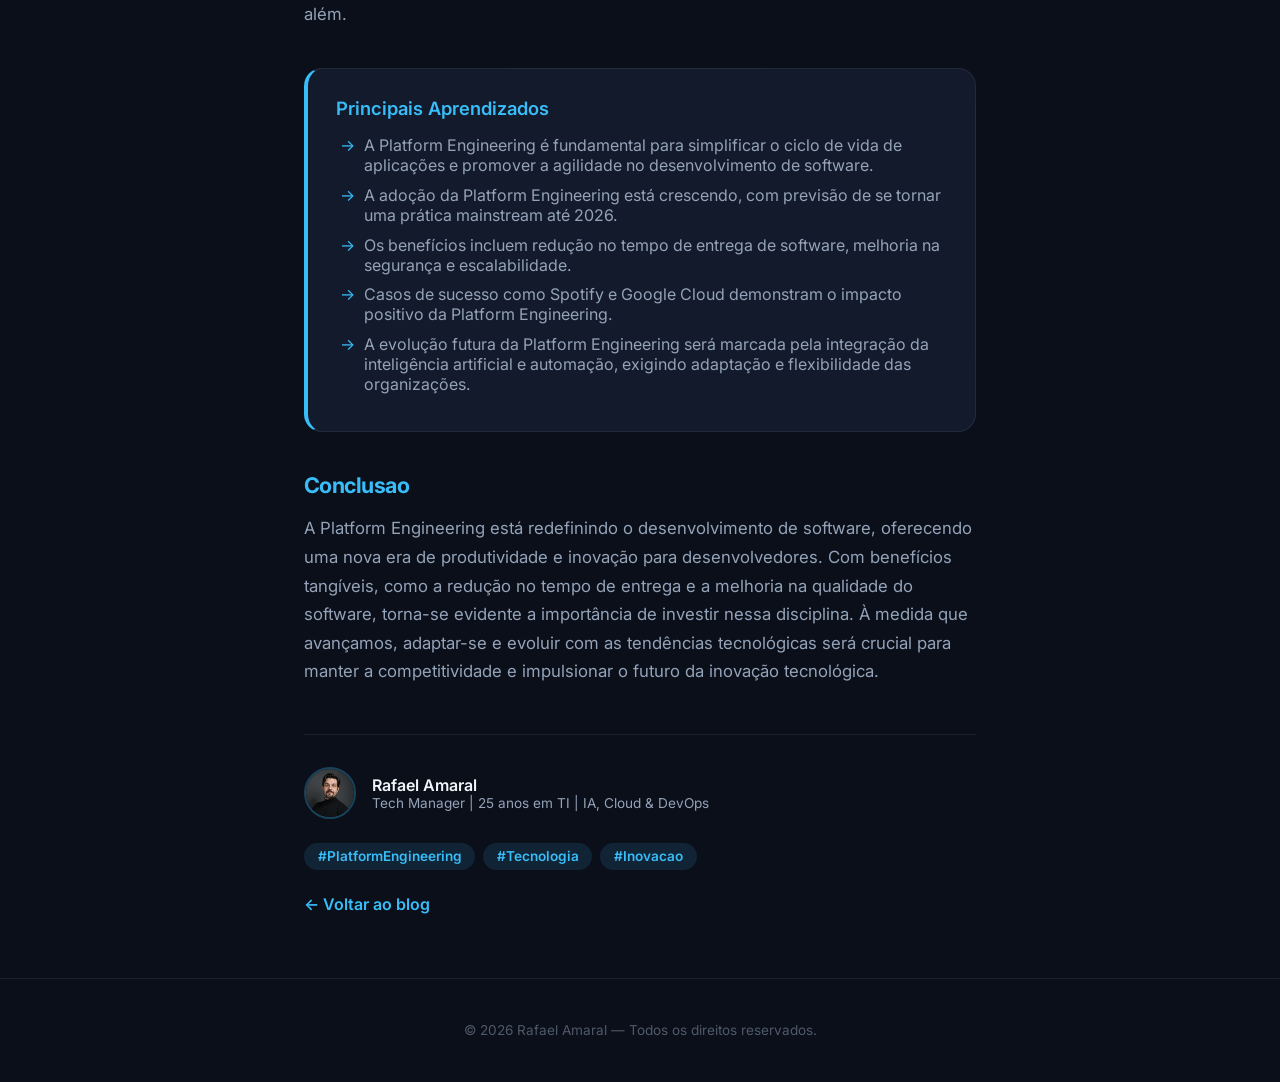
<file: blog/2026-02-17-revolucionando-o-desenvolvimento-de-software-com-platform-en.html>
<!DOCTYPE html>
<html lang="pt-BR">
<head>
  <meta charset="utf-8">
  <meta name="viewport" content="width=device-width,initial-scale=1">
  <title>Revolucionando o Desenvolvimento de Software com Platform Engineering — Rafael Amaral</title>
  <meta name="description" content="Como a Engenharia de Plataformas molda a nova era de produtividade para desenvolvedores">
  <meta property="og:type" content="article">
  <meta property="og:title" content="Revolucionando o Desenvolvimento de Software com Platform Engineering">
  <meta property="og:description" content="Como a Engenharia de Plataformas molda a nova era de produtividade para desenvolvedores">
  <meta property="og:url" content="https://decomposeai.tech/blog/2026-02-17-revolucionando-o-desenvolvimento-de-software-com-platform-en.html">
  <meta property="og:image" content="https://decomposeai.tech/blog/images/2026-02-17-revolucionando-o-desenvolvimento-de-software-com-platform-en.png">
  <meta property="og:locale" content="pt_BR">
  <meta property="article:author" content="Rafael Amaral">
  <meta name="twitter:card" content="summary_large_image">
  <meta name="twitter:title" content="Revolucionando o Desenvolvimento de Software com Platform Engineering">
  <meta name="twitter:description" content="Como a Engenharia de Plataformas molda a nova era de produtividade para desenvolvedores">
  <meta name="twitter:image" content="https://decomposeai.tech/blog/images/2026-02-17-revolucionando-o-desenvolvimento-de-software-com-platform-en.png">
  <link rel="preconnect" href="https://fonts.googleapis.com">
  <link rel="preconnect" href="https://fonts.gstatic.com" crossorigin>
  <link href="https://fonts.googleapis.com/css2?family=Inter:wght@400;500;600;700&display=swap" rel="stylesheet">
  <link rel="stylesheet" href="../assets/styles.css">
  <style>
    .article-hero{width:100%;max-height:420px;object-fit:cover;border-radius:18px;margin-bottom:2rem;border:1px solid var(--border)}
    .article-hero-gradient{width:100%;height:220px;background:linear-gradient(135deg,rgba(56,189,248,0.15),rgba(15,23,42,0.8));border-radius:18px;margin-bottom:2rem}
    .article-container{max-width:720px;margin:0 auto;padding:2rem 1.5rem 4rem}
    .article-subtitle{font-size:1.15rem;color:var(--text-muted);margin-bottom:1rem;line-height:1.5}
    .article-meta{font-size:0.85rem;color:var(--text-muted);opacity:0.7;margin-bottom:2.5rem;padding-bottom:1rem;border-bottom:1px solid var(--border)}
    .article-section{margin-bottom:2rem}
    .article-section h2{color:var(--accent);margin-bottom:1rem;font-size:1.35rem}
    .article-section p{margin-bottom:1rem;font-size:1.05rem}
    .takeaways-card{background:var(--card);border:1px solid var(--border);border-radius:18px;padding:1.75rem;margin:2.5rem 0;border-left:4px solid var(--accent)}
    .takeaways-card h3{color:var(--accent);margin-bottom:1rem;font-size:1.15rem}
    .takeaways-card ul{padding-left:1.25rem;list-style:none}
    .takeaways-card li{margin-bottom:0.6rem;color:var(--text-muted);padding-left:0.5rem;position:relative}
    .takeaways-card li::before{content:"\2192";position:absolute;left:-1rem;color:var(--accent)}
    .author-footer{margin-top:3rem;padding-top:2rem;border-top:1px solid var(--border);display:flex;align-items:center;gap:1rem}
    .author-footer img{width:52px;height:52px;border-radius:50%;border:2px solid rgba(56,189,248,0.3);object-fit:cover}
    .author-name{font-weight:600;color:var(--text)}
    .author-role{font-size:0.85rem;color:var(--text-muted)}
    .article-pills{list-style:none;display:flex;flex-wrap:wrap;gap:0.5rem;margin-top:1.5rem}
    .article-pills li{background:var(--pill-bg);color:var(--accent);border-radius:999px;padding:0.35rem 0.85rem;font-size:0.85rem;font-weight:600}
    .back-link{display:inline-flex;align-items:center;gap:0.4rem;color:var(--accent);text-decoration:none;font-weight:600;margin-top:1.5rem}
    .back-link:hover{color:var(--accent-dark)}
    @media(max-width:540px){.article-container{padding:1.25rem 1rem 3rem}.article-hero{max-height:260px;border-radius:12px}.author-footer{flex-direction:column;text-align:center}}
  </style>
</head>
<body>
  <header class="hero" style="padding-bottom:0">
    <div class="container">
      <nav class="top-nav">
        <a class="brand" href="/">Rafael Amaral</a>
        <ul class="nav-links">
          <li><a href="/#ia">Inovacao IA</a></li>
          <li><a href="/#sobre">Sobre</a></li>
          <li><a href="/blog/">Blog</a></li>
          <li><a href="/#contato">Contato</a></li>
        </ul>
      </nav>
    </div>
  </header>
  <main>
    <div class="article-container">
      <img src="images/2026-02-17-revolucionando-o-desenvolvimento-de-software-com-platform-en.png" alt="Revolucionando o Desenvolvimento de Software com Platform Engineering" class="article-hero">
      <h1>Revolucionando o Desenvolvimento de Software com Platform Engineering</h1>
      <p class="article-subtitle">Como a Engenharia de Plataformas molda a nova era de produtividade para desenvolvedores</p>
      <div class="article-meta">Por Rafael Amaral &bull; 17 de fevereiro de 2026 &bull; 828 palavras</div>
      <section class="article-section"><h2>Introdução ao Universo da Platform Engineering</h2><p>A Engenharia de Plataformas, ou Platform Engineering, é uma disciplina que surgiu da necessidade de endereçar a complexidade crescente em ambientes de desenvolvimento de software. Originada da evolução do DevOps, essa abordagem foca na criação e gestão de plataformas internas para desenvolvedores (IDPs - Internal Developer Platforms), visando a padronização de ferramentas, serviços e infraestrutura. O objetivo é simplificar o ciclo de vida de aplicações, incluindo desenvolvimento, deploy, operação e monitoramento, enquanto promove a autonomia dos desenvolvedores através do self-service, reduzindo tarefas manuais repetitivas (toil) e acelerando entregas com segurança e escalabilidade. Essa transformação é crucial no cenário atual, onde a agilidade e eficiência no desenvolvimento de software se tornam diferencias competitivos.</p></section>
<section class="article-section"><h2>Panorama Atual e Tendências Futuras</h2><p>A adoção da Platform Engineering tem crescido exponencialmente, com a Gartner prevendo que até 2026, 80% das grandes organizações de desenvolvimento de software terão equipes dedicadas a essa disciplina. Este crescimento é impulsionado pela busca incessante por eficiência e escalabilidade, com a prática sendo classificada como uma das 10 Principais Tendências Tecnológicas Estratégicas por dois anos consecutivos. O relatório State of Platform Engineering 2023 aponta para uma evolução de nicho para mainstream, destacando o crescimento de profissionais especializados e a evolução para nuvem nativa. Essa ascensão reflete uma mudança significativa na forma como as organizações abordam o desenvolvimento de software, indicando que a Platform Engineering está se tornando um pilar fundamental para a inovação e transformação digital.</p></section>
<section class="article-section"><h2>Benefícios Concretos da Platform Engineering</h2><p>A implementação da Platform Engineering oferece benefícios tangíveis em termos de eficiência operacional e qualidade de software. Empresas que adotam essa prática relatam redução de até 70% no tempo de entrega de software, graças à automação de processos de CI/CD e à simplificação das operações com IDPs que permitem self-service para desenvolvedores. Além disso, essa abordagem melhora significativamente a segurança, escalabilidade e gerenciamento de ambientes de multi-cloud e microserviços, endereçando desafios comuns de desenvolvimento moderno. Esses benefícios resultam em uma maior agilidade para as organizações responderem às demandas do mercado e inovarem em seus produtos e serviços.</p></section>
<section class="article-section"><h2>Casos de Sucesso Empresarial com Platform Engineering</h2><p>Empresas líderes de mercado como Spotify, Google Cloud e Red Hat exemplificam o sucesso da adoção da Platform Engineering. O Spotify, por exemplo, utiliza sua IDP 'Backstage' para otimizar o onboarding de desenvolvedores e a gestão de microserviços, reduzindo significativamente o tempo de integração. No Google Cloud, a abstração de complexidades de infraestruturas como Kubernetes permite que equipes de produto acelerem as entregas em até 50%. A Red Hat e a CNCF, por sua vez, demonstram a eficácia da orquestração de workflows e da resiliência em escala com plataformas baseadas em Kubernetes. Esses casos refletem o retorno sobre o investimento em Platform Engineering, traduzido em produtividade aprimorada e qualidade de software.</p></section>
<section class="article-section"><h2>Implementando a Platform Engineering na Prática</h2><p>Para organizações interessadas em adotar a Platform Engineering, os passos iniciais incluem a formação de equipes dedicadas e o investimento em capacitação. É comum enfrentar desafios como a complexidade em gerenciar múltiplas ferramentas e infraestruturas, porém, soluções práticas como a criação de IDPs unificadas podem simplificar significativamente a gestão de recursos. Ferramentas e tecnologias essenciais incluem Kubernetes para orquestração de contêineres, Prometheus para monitoramento e GitOps para automação de provisionamento. Superar esses desafios requer uma abordagem estratégica, com foco em automação, padronização e self-service para desenvolvedores.</p></section>
<section class="article-section"><h2>Futuro da Platform Engineering: O que Esperar</h2><p>À medida que avançamos, a expectativa é que a Platform Engineering continue a evoluir, com a inteligência artificial e automação desempenhando papéis ainda mais significativos. A flexibilidade e capacidade de adaptação serão cruciais, à medida que novas tecnologias emergem e as necessidades dos desenvolvedores se transformam. A integração de práticas de inteligência artificial pode trazer novos níveis de eficiência e insights, promovendo uma cultura de inovação contínua. Preparar-se para essas mudanças significa investir em formação e ferramentas que permitam às organizações se manterem ágeis e competitivas no futuro próximo e além.</p></section>
      <div class="takeaways-card"><h3>Principais Aprendizados</h3><ul><li>A Platform Engineering é fundamental para simplificar o ciclo de vida de aplicações e promover a agilidade no desenvolvimento de software.</li>
<li>A adoção da Platform Engineering está crescendo, com previsão de se tornar uma prática mainstream até 2026.</li>
<li>Os benefícios incluem redução no tempo de entrega de software, melhoria na segurança e escalabilidade.</li>
<li>Casos de sucesso como Spotify e Google Cloud demonstram o impacto positivo da Platform Engineering.</li>
<li>A evolução futura da Platform Engineering será marcada pela integração da inteligência artificial e automação, exigindo adaptação e flexibilidade das organizações.</li></ul></div>
      <section class="article-section"><h2>Conclusao</h2><p>A Platform Engineering está redefinindo o desenvolvimento de software, oferecendo uma nova era de produtividade e inovação para desenvolvedores. Com benefícios tangíveis, como a redução no tempo de entrega e a melhoria na qualidade do software, torna-se evidente a importância de investir nessa disciplina. À medida que avançamos, adaptar-se e evoluir com as tendências tecnológicas será crucial para manter a competitividade e impulsionar o futuro da inovação tecnológica.</p></section>
      <div class="author-footer">
        <img src="/assets/rafael-amaral.webp" alt="Rafael Amaral" width="52" height="52">
        <div>
          <div class="author-name">Rafael Amaral</div>
          <div class="author-role">Tech Manager | 25 anos em TI | IA, Cloud & DevOps</div>
        </div>
      </div>
      <ul class="article-pills">
        <li>#PlatformEngineering</li>
<li>#Tecnologia</li>
<li>#Inovacao</li>
      </ul>
      <a class="back-link" href="/blog/">&larr; Voltar ao blog</a>
    </div>
  </main>
  <footer class="footer">
    <div class="container">
      <p>&copy; 2026 Rafael Amaral — Todos os direitos reservados.</p>
    </div>
  </footer>
</body>
</html>
</file>
<file: assets/styles.css>
/* ═══════════════════════════════════════════
   DecomposeAI — Bold Editorial Redesign
   ═══════════════════════════════════════════ */

:root {
  --bg: #0a0f1a;
  --bg-alt: #0f1629;
  --surface: #151d2e;
  --card: #131a2b;
  --text: #f1f5f9;
  --text-muted: #94a3b8;
  --accent: #38bdf8;
  --accent-dark: #0284c7;
  --accent-glow: rgba(56, 189, 248, 0.15);
  --emerald: #34d399;
  --pill-bg: rgba(56, 189, 248, 0.12);
  --border: rgba(148, 163, 184, 0.12);
  --border-accent: rgba(56, 189, 248, 0.2);
  --shadow: 0 20px 60px rgba(0, 0, 0, 0.4);
  --max-width: 1120px;
  --nav-h: 4rem;
  --radius: 20px;
  --radius-sm: 12px;
  font-family: "Inter", -apple-system, BlinkMacSystemFont, "Segoe UI", sans-serif;
}

*, *::before, *::after {
  box-sizing: border-box;
  margin: 0;
  padding: 0;
}

html {
  scroll-behavior: smooth;
  scroll-padding-top: var(--nav-h);
}

body {
  background: var(--bg);
  color: var(--text);
  min-height: 100vh;
  -webkit-font-smoothing: antialiased;
}

.container {
  max-width: var(--max-width);
  margin: 0 auto;
  padding: 0 1.5rem;
}

/* ─── Tipografia ───────────────────────────── */

h1 {
  font-size: clamp(2.8rem, 7vw, 4.5rem);
  font-weight: 800;
  line-height: 1.05;
  letter-spacing: -0.03em;
}

h2 {
  font-size: clamp(2rem, 4.5vw, 3rem);
  font-weight: 700;
  letter-spacing: -0.025em;
  margin-bottom: 1.25rem;
}

h3 {
  font-size: 1.2rem;
  font-weight: 600;
  margin-bottom: 0.5rem;
}

p {
  line-height: 1.7;
  color: var(--text-muted);
}

/* ─── Nav (sticky glass) ──────────────────── */

.site-nav {
  position: sticky;
  top: 0;
  z-index: 100;
  height: var(--nav-h);
  display: flex;
  align-items: center;
  background: rgba(10, 15, 26, 0.7);
  backdrop-filter: blur(16px) saturate(1.6);
  -webkit-backdrop-filter: blur(16px) saturate(1.6);
  border-bottom: 1px solid var(--border);
}

.nav-inner {
  display: flex;
  align-items: center;
  justify-content: space-between;
  width: 100%;
}

.brand {
  font-weight: 800;
  font-size: 1.15rem;
  text-decoration: none;
  color: var(--text);
  letter-spacing: -0.02em;
}

.brand span {
  color: var(--accent);
}

.menu-toggle {
  display: none;
  background: transparent;
  border: 0;
  color: var(--text);
  font-size: 1.5rem;
  cursor: pointer;
  padding: 0.4rem;
}

.nav-links {
  list-style: none;
  display: flex;
  gap: 2rem;
}

.nav-links a {
  text-decoration: none;
  color: var(--text-muted);
  font-size: 0.9rem;
  font-weight: 500;
  transition: color 0.2s;
  letter-spacing: 0.01em;
}

.nav-links a:hover,
.nav-links a.active {
  color: var(--text);
}

/* ─── Hero (editorial) ─────────────────────── */

.hero {
  padding: 5rem 0 4rem;
  position: relative;
  overflow: hidden;
}

.hero::before {
  content: "";
  position: absolute;
  top: -30%;
  right: -10%;
  width: 60%;
  height: 140%;
  background: radial-gradient(ellipse, rgba(56, 189, 248, 0.08), transparent 70%);
  pointer-events: none;
}

.hero-grid {
  display: grid;
  grid-template-columns: 1fr 340px;
  gap: 4rem;
  align-items: center;
}

.hero-kicker {
  display: inline-block;
  text-transform: uppercase;
  font-size: 0.75rem;
  font-weight: 700;
  letter-spacing: 0.14em;
  color: var(--accent);
  margin-bottom: 1.25rem;
  padding: 0.4rem 1rem;
  border: 1px solid var(--border-accent);
  border-radius: 999px;
  background: var(--accent-glow);
}

.hero-text h1 {
  margin-bottom: 1.5rem;
}

.hero-text h1 .gradient-name {
  background: linear-gradient(135deg, var(--text) 40%, var(--accent) 100%);
  -webkit-background-clip: text;
  -webkit-text-fill-color: transparent;
  background-clip: text;
}

.hero-desc {
  font-size: 1.1rem;
  max-width: 520px;
  margin-bottom: 2rem;
}

.hero-actions {
  display: flex;
  flex-wrap: wrap;
  gap: 0.75rem;
  align-items: center;
}

.hero-photo {
  position: relative;
}

.hero-photo img {
  width: 100%;
  aspect-ratio: 1;
  object-fit: cover;
  object-position: center 20%;
  border-radius: var(--radius);
  border: 1px solid var(--border-accent);
  box-shadow: 0 30px 80px rgba(0, 0, 0, 0.5), 0 0 60px rgba(56, 189, 248, 0.1);
}

.hero-photo::after {
  content: "";
  position: absolute;
  inset: 0;
  border-radius: var(--radius);
  background: linear-gradient(to top, var(--bg) 0%, transparent 30%);
  pointer-events: none;
}

/* ─── Buttons ──────────────────────────────── */

.btn {
  display: inline-flex;
  align-items: center;
  justify-content: center;
  gap: 0.5rem;
  padding: 0.8rem 1.6rem;
  border-radius: var(--radius-sm);
  font-weight: 600;
  font-size: 0.9rem;
  text-decoration: none;
  cursor: pointer;
  border: 1px solid transparent;
  transition: all 0.2s ease;
}

.btn:focus-visible {
  outline: 2px solid var(--accent);
  outline-offset: 2px;
}

.btn .icon {
  display: inline-flex;
  align-items: center;
}

.btn.primary {
  background: var(--accent);
  color: var(--bg);
  box-shadow: 0 8px 30px rgba(56, 189, 248, 0.3);
}

.btn.primary:hover {
  background: var(--accent-dark);
  transform: translateY(-1px);
  box-shadow: 0 12px 40px rgba(56, 189, 248, 0.35);
}

.btn.secondary {
  background: transparent;
  color: var(--text);
  border-color: var(--border);
}

.btn.secondary:hover {
  border-color: var(--text-muted);
}

.btn.icon-btn {
  padding: 0.7rem;
  background: rgba(255, 255, 255, 0.05);
  border-color: var(--border);
  color: var(--text-muted);
}

.btn.icon-btn:hover {
  background: rgba(255, 255, 255, 0.1);
  color: var(--text);
  border-color: var(--text-muted);
}

.btn.icon-btn svg {
  display: block;
}

/* ─── Stats Bar ────────────────────────────── */

.stats-bar {
  padding: 3rem 0;
  border-top: 1px solid var(--border);
  border-bottom: 1px solid var(--border);
  background: var(--bg-alt);
}

.stats-grid {
  display: grid;
  grid-template-columns: repeat(4, 1fr);
  gap: 2rem;
  text-align: center;
}

.stat-item .stat-number {
  display: block;
  font-size: clamp(2.2rem, 4vw, 3rem);
  font-weight: 800;
  letter-spacing: -0.03em;
  color: var(--text);
  line-height: 1.1;
}

.stat-item .stat-number .accent {
  color: var(--accent);
}

.stat-item .stat-label {
  display: block;
  font-size: 0.8rem;
  color: var(--text-muted);
  text-transform: uppercase;
  letter-spacing: 0.08em;
  margin-top: 0.4rem;
}

/* ─── Sections ─────────────────────────────── */

.section {
  padding: 5rem 0;
}

.section.alt {
  background: var(--bg-alt);
}

.section-label {
  display: inline-block;
  text-transform: uppercase;
  font-size: 0.7rem;
  font-weight: 700;
  letter-spacing: 0.14em;
  color: var(--accent);
  margin-bottom: 0.75rem;
}

.section-header {
  max-width: 600px;
  margin-bottom: 3rem;
}

.section-header p {
  margin-top: 0.5rem;
}

/* ─── AI Highlight ─────────────────────────── */

.ai-highlight {
  position: relative;
  overflow: hidden;
  border-radius: var(--radius);
  padding: 3rem;
  border: 1px solid var(--border-accent);
  background: linear-gradient(160deg, rgba(20, 28, 45, 0.95), rgba(10, 15, 26, 0.9));
}

.ai-highlight::before {
  content: "";
  position: absolute;
  inset: -150px;
  background: conic-gradient(
    from 30deg,
    rgba(56, 189, 248, 0.25),
    rgba(8, 47, 73, 0.02),
    rgba(56, 189, 248, 0.35),
    rgba(8, 47, 73, 0.05)
  );
  filter: blur(90px);
  opacity: 0.5;
  animation: aiGlow 20s linear infinite;
}

.ai-highlight > * {
  position: relative;
  z-index: 1;
}

.ai-header {
  display: flex;
  align-items: center;
  gap: 1.25rem;
  flex-wrap: wrap;
  margin-bottom: 1.25rem;
}

.badge {
  display: inline-flex;
  align-items: center;
  gap: 0.4rem;
  padding: 0.35rem 0.85rem;
  border-radius: 999px;
  font-size: 0.7rem;
  font-weight: 700;
  letter-spacing: 0.1em;
  text-transform: uppercase;
  background: var(--accent-glow);
  color: var(--accent);
  border: 1px solid var(--border-accent);
}

.ai-highlight h2 {
  flex: 1;
  font-size: clamp(1.6rem, 3.5vw, 2.2rem);
}

.ai-highlight p {
  max-width: 680px;
  margin-bottom: 2rem;
}

.ai-rotator {
  position: relative;
  min-height: 3.5rem;
  display: flex;
  align-items: center;
  overflow: hidden;
}

.rotator-item {
  position: absolute;
  left: 0;
  top: 0;
  width: 100%;
  opacity: 0;
  transform: translateY(14px);
  animation: fadeCycle 15s infinite;
  font-weight: 600;
  font-size: 1.05rem;
  color: var(--text);
}

.rotator-item:nth-child(2) { animation-delay: 5s; }
.rotator-item:nth-child(3) { animation-delay: 10s; }

@keyframes fadeCycle {
  0%, 15% { opacity: 1; transform: translateY(0); }
  25% { opacity: 0; transform: translateY(-12px); }
  100% { opacity: 0; transform: translateY(14px); }
}

@keyframes aiGlow {
  to { transform: rotate(360deg); }
}

@media (prefers-reduced-motion: reduce) {
  .ai-highlight::before { animation: none; }
  .rotator-item {
    position: static;
    opacity: 1;
    transform: none;
    animation: none;
  }
  .ai-rotator {
    min-height: auto;
    flex-direction: column;
    gap: 0.75rem;
  }
}

/* ─── About (split) ────────────────────────── */

.about-grid {
  display: grid;
  grid-template-columns: 1.4fr 1fr;
  gap: 3rem;
  align-items: start;
}

.about-grid p + p {
  margin-top: 1rem;
}

/* ─── Cards ────────────────────────────────── */

.card {
  background: var(--card);
  border: 1px solid var(--border);
  border-radius: var(--radius);
  padding: 2rem;
  transition: transform 0.25s, box-shadow 0.25s, border-color 0.25s;
}

.card:hover {
  transform: translateY(-4px);
  box-shadow: 0 25px 60px rgba(0, 0, 0, 0.3);
  border-color: var(--border-accent);
}

.card ul {
  list-style: none;
  display: grid;
  gap: 0.75rem;
  color: var(--text-muted);
}

/* ─── Product Showcase ─────────────────────── */

.product-showcase {
  display: grid;
  gap: 2rem;
}

.product-card {
  display: grid;
  grid-template-columns: 1fr 1fr;
  gap: 2.5rem;
  background: var(--card);
  border: 1px solid var(--border);
  border-radius: var(--radius);
  padding: 2.5rem;
  transition: border-color 0.25s;
  overflow: hidden;
}

.product-card:hover {
  border-color: var(--border-accent);
}

.product-visual {
  display: flex;
  flex-direction: column;
  align-items: center;
  gap: 1.5rem;
}

.product-logo {
  border-radius: var(--radius-sm);
  background: rgba(255, 255, 255, 0.03);
}

.product-preview {
  width: 100%;
  border-radius: var(--radius-sm);
  border: 1px solid var(--border);
  box-shadow: 0 10px 30px rgba(0, 0, 0, 0.3);
}

.product-info {
  display: flex;
  flex-direction: column;
  justify-content: center;
}

.product-info h3 {
  font-size: 1.5rem;
  font-weight: 700;
  margin-bottom: 0.25rem;
}

.product-subtitle {
  color: var(--accent) !important;
  font-size: 0.9rem;
  font-weight: 600;
  margin-bottom: 1rem;
}

.product-info > p:not(.product-subtitle) {
  margin-bottom: 1.25rem;
}

@media (max-width: 700px) {
  .product-card {
    grid-template-columns: 1fr;
    gap: 1.5rem;
    padding: 1.75rem;
  }
}

.card-accent {
  border-top: 2px solid var(--accent);
}

.card-number {
  font-size: 2.5rem;
  font-weight: 800;
  color: rgba(56, 189, 248, 0.15);
  letter-spacing: -0.03em;
  line-height: 1;
  margin-bottom: 1rem;
}

.cards-grid {
  display: grid;
  gap: 1.5rem;
  grid-template-columns: repeat(auto-fit, minmax(280px, 1fr));
}

/* ─── Timeline ─────────────────────────────── */

.timeline-item {
  display: grid;
  grid-template-columns: 140px 1fr;
  gap: 2rem;
  padding: 2rem 0;
  border-bottom: 1px solid var(--border);
}

.timeline-item:last-child {
  border-bottom: 0;
}

.timeline-date {
  font-size: 0.85rem;
  font-weight: 600;
  letter-spacing: 0.04em;
  color: var(--accent);
}

.pill-list {
  list-style: none;
  display: flex;
  flex-wrap: wrap;
  gap: 0.5rem;
  margin-top: 0.75rem;
}

.pill-list li {
  background: var(--pill-bg);
  color: var(--accent);
  border-radius: 999px;
  padding: 0.3rem 0.8rem;
  font-size: 0.8rem;
  font-weight: 600;
}

/* ─── Services ─────────────────────────────── */

.services-grid {
  display: flex;
  flex-wrap: wrap;
  gap: 1.5rem;
  justify-content: center;
}

.services-grid .service-card {
  flex: 1 1 280px;
  max-width: 340px;
}

.service-card {
  background: var(--card);
  border: 1px solid var(--border);
  border-radius: var(--radius);
  padding: 2rem;
  transition: transform 0.25s, border-color 0.25s;
  position: relative;
  overflow: hidden;
}

.service-card::before {
  content: "";
  position: absolute;
  top: 0;
  left: 0;
  right: 0;
  height: 2px;
  background: linear-gradient(90deg, var(--accent), transparent);
}

.service-card:hover {
  transform: translateY(-4px);
  border-color: var(--border-accent);
}

.service-icon {
  font-size: 1.5rem;
  margin-bottom: 1rem;
  width: 3rem;
  height: 3rem;
  display: flex;
  align-items: center;
  justify-content: center;
  border-radius: var(--radius-sm);
  background: var(--accent-glow);
  color: var(--accent);
}

/* ─── Contact ──────────────────────────────── */

.contact-channels {
  display: grid;
  grid-template-columns: repeat(auto-fit, minmax(220px, 1fr));
  gap: 1.25rem;
}

.contact-card {
  display: flex;
  flex-direction: column;
  align-items: center;
  gap: 0.5rem;
  text-align: center;
  padding: 2rem 1.5rem;
  background: var(--card);
  border: 1px solid var(--border);
  border-radius: var(--radius);
  text-decoration: none;
  color: var(--text-muted);
  transition: transform 0.2s, border-color 0.2s, box-shadow 0.2s;
}

.contact-card:hover {
  transform: translateY(-4px);
  border-color: var(--border-accent);
  box-shadow: 0 20px 50px rgba(0, 0, 0, 0.3);
}

.contact-card strong {
  color: var(--text);
  font-size: 1rem;
}

.contact-card span:last-child {
  font-size: 0.85rem;
}

.contact-card-icon {
  font-size: 1.5rem;
  width: 3rem;
  height: 3rem;
  display: flex;
  align-items: center;
  justify-content: center;
  border-radius: 50%;
  background: var(--accent-glow);
  color: var(--accent);
  margin-bottom: 0.25rem;
}

.contact-card-icon.whatsapp-icon {
  background: rgba(37, 211, 102, 0.12);
  color: #25d366;
}

.contact-card-icon.linkedin-icon {
  background: rgba(10, 102, 194, 0.12);
  color: #0a66c2;
}

.contact-availability {
  text-align: center;
  font-size: 0.9rem;
  color: var(--text-muted);
  margin-top: 2rem;
  max-width: 600px;
  margin-left: auto;
  margin-right: auto;
}

/* ─── Footer ───────────────────────────────── */

.footer {
  padding: 2.5rem 0;
  text-align: center;
  border-top: 1px solid var(--border);
}

.footer p {
  font-size: 0.85rem;
  color: rgba(148, 163, 184, 0.5);
}

/* ─── WhatsApp Float ───────────────────────── */

.whatsapp-float {
  position: fixed;
  bottom: 1.5rem;
  right: 1.5rem;
  z-index: 90;
  width: 56px;
  height: 56px;
  border-radius: 50%;
  background: #25d366;
  color: #fff;
  display: flex;
  align-items: center;
  justify-content: center;
  box-shadow: 0 4px 20px rgba(37, 211, 102, 0.4);
  transition: transform 0.2s, box-shadow 0.2s;
  text-decoration: none;
}

.whatsapp-float:hover {
  transform: scale(1.1);
  box-shadow: 0 6px 28px rgba(37, 211, 102, 0.5);
}

.whatsapp-float svg {
  display: block;
}

/* ─── Utilities ────────────────────────────── */

.sr-only {
  position: absolute;
  width: 1px;
  height: 1px;
  padding: 0;
  margin: -1px;
  overflow: hidden;
  clip: rect(0, 0, 0, 0);
  white-space: nowrap;
  border: 0;
}

/* ─── Responsive ───────────────────────────── */

@media (max-width: 900px) {
  .hero-grid {
    grid-template-columns: 1fr;
    gap: 3rem;
    text-align: center;
  }

  .hero-photo {
    order: -1;
    max-width: 300px;
    margin: 0 auto;
  }

  .hero-desc {
    margin-left: auto;
    margin-right: auto;
  }

  .hero-actions {
    justify-content: center;
  }

  .hero-kicker {
    margin-left: auto;
    margin-right: auto;
  }

  .stats-grid {
    grid-template-columns: repeat(2, 1fr);
    gap: 1.5rem;
  }

  .about-grid {
    grid-template-columns: 1fr;
  }

  .contact-grid {
    grid-template-columns: 1fr;
  }

  .timeline-item {
    grid-template-columns: 1fr;
    gap: 0.75rem;
  }
}

@media (max-width: 820px) {
  .menu-toggle {
    display: inline-flex;
    align-items: center;
    justify-content: center;
    border-radius: 8px;
    background: rgba(255, 255, 255, 0.05);
  }

  .nav-links {
    position: absolute;
    right: 1.5rem;
    top: calc(var(--nav-h) + 0.5rem);
    flex-direction: column;
    gap: 0.25rem;
    background: rgba(15, 23, 42, 0.95);
    backdrop-filter: blur(20px);
    padding: 0.75rem;
    border-radius: var(--radius-sm);
    border: 1px solid var(--border);
    box-shadow: var(--shadow);
    transform-origin: top right;
    transform: scale(0.9);
    opacity: 0;
    pointer-events: none;
    transition: opacity 0.2s, transform 0.2s;
  }

  .nav-links.open {
    transform: scale(1);
    opacity: 1;
    pointer-events: auto;
  }

  .nav-links a {
    display: block;
    padding: 0.6rem 1rem;
    border-radius: 8px;
  }

  .nav-links a:hover {
    background: rgba(255, 255, 255, 0.05);
  }
}

@media (max-width: 540px) {
  .hero {
    padding: 3rem 0 2.5rem;
  }

  .hero-photo {
    max-width: 240px;
  }

  .hero-photo img {
    aspect-ratio: 1;
  }

  .section {
    padding: 3.5rem 0;
  }

  .ai-highlight {
    padding: 1.75rem;
    border-radius: 16px;
  }

  .ai-header {
    flex-direction: column;
    align-items: flex-start;
  }

  .ai-rotator {
    min-height: 5rem;
  }

  .stats-grid {
    grid-template-columns: repeat(2, 1fr);
    gap: 1.25rem;
  }

  .stat-item .stat-number {
    font-size: 2rem;
  }

  .card {
    padding: 1.5rem;
  }
}
</file>
